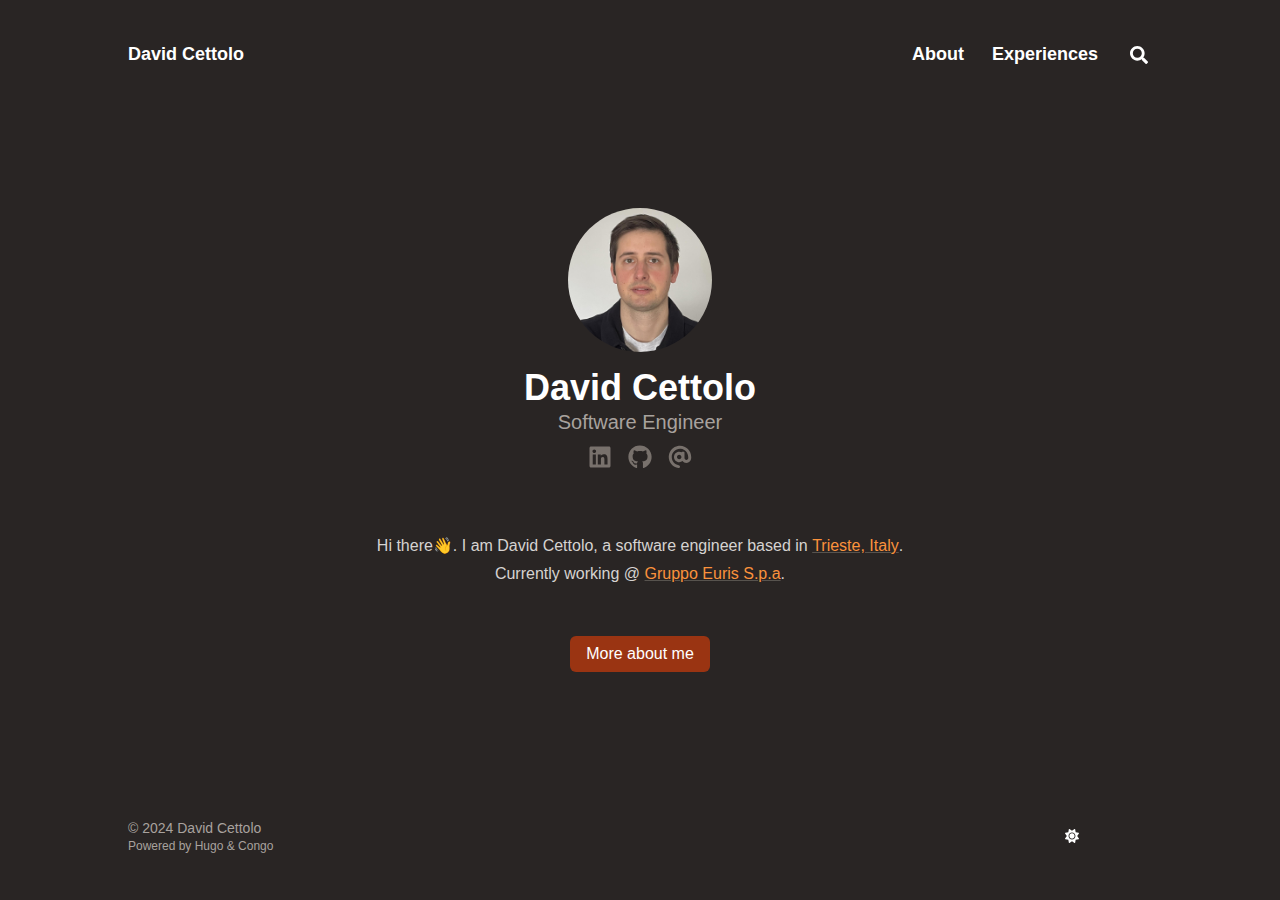
<file: index.html>
<!doctype html><html lang=en dir=ltr class=scroll-smooth data-default-appearance=dark data-auto-appearance=false><head><meta name=generator content="Hugo 0.122.0"><meta charset=utf-8><meta name=viewport content="width=device-width,initial-scale=1"><meta name=theme-color content="rgb(255,255,255)"><title>David Cettolo</title>
<meta name=title content="David Cettolo"><script type=text/javascript src=/js/appearance.min.022d0ebc3b46a335eb1c7ef79b7f2de143d7cd5156d433638592ef1ce5f8554e.js integrity="sha256-Ai0OvDtGozXrHH73m38t4UPXzVFW1DNjhZLvHOX4VU4="></script><link type=text/css rel=stylesheet href=/css/main.bundle.min.a178e88b87920b7754380eef95efa488ebfa4b712e72ee7bffcec2c96fceb4f9.css integrity="sha256-oXjoi4eSC3dUOA7vle+kiOv6S3Eucu57/87CyW/OtPk="><script defer type=text/javascript id=script-bundle src=/js/main.bundle.min.3e65ba677cf968d61cf23d2b11db62edf7e707ca988c4beaddbf78f818253f18.js integrity="sha256-PmW6Z3z5aNYc8j0rEdti7ffnB8qYjEvq3b94+BglPxg=" data-copy=Copy data-copied=Copied></script><meta name=description content="
      Home page David Cettolo
    "><link rel=canonical href=https://davidcettolo.com/><link rel=alternate type=application/rss+xml href=/index.xml title="David Cettolo"><link rel=alternate type=application/json href=/index.json title="David Cettolo"><link rel=apple-touch-icon sizes=180x180 href=/apple-touch-icon.png><link rel=icon type=image/png sizes=32x32 href=/favicon-32x32.png><link rel=icon type=image/png sizes=16x16 href=/favicon-16x16.png><link rel=manifest href=/site.webmanifest><meta property="og:title" content><meta property="og:description" content="Home page David Cettolo"><meta property="og:type" content="website"><meta property="og:url" content="https://davidcettolo.com/"><meta name=twitter:card content="summary"><meta name=twitter:title content><meta name=twitter:description content="Home page David Cettolo"><script type=application/ld+json>{"@context":"https://schema.org","@type":"WebSite","@id":"https:\/\/davidcettolo.com\/","name":"David Cettolo","description":"My awesome website","inLanguage":"en","url":"https:\/\/davidcettolo.com\/","publisher":{"@type":"Person","name":"David Cettolo"}}</script><meta name=author content="David Cettolo"><link href=https://linkedin.com/in/davidcettolo rel=me><link href=https://github.com/davidCett rel=me><link href=mailto:david.cettolo@gmail.com rel=me></head><body class="m-auto flex h-screen max-w-7xl flex-col bg-neutral px-6 text-lg leading-7 text-neutral-900 sm:px-14 md:px-24 lg:px-32 dark:bg-neutral-800 dark:text-neutral"><div id=the-top class="absolute flex self-center"><a class="-translate-y-8 rounded-b-lg bg-primary-200 px-3 py-1 text-sm focus:translate-y-0 dark:bg-neutral-600" href=#main-content><span class="pe-2 font-bold text-primary-600 dark:text-primary-400">&darr;</span>Skip to main content</a></div><header class="py-6 font-semibold text-neutral-900 print:hidden sm:py-10 dark:text-neutral"><nav class="flex items-start justify-between sm:items-center"><div class="z-40 flex flex-row items-center"><a class="decoration-primary-500 hover:underline hover:decoration-2 hover:underline-offset-2" rel=me href=/>David Cettolo</a></div><label id=menu-button for=menu-controller class="block sm:hidden"><input type=checkbox id=menu-controller class=hidden><div class="cursor-pointer hover:text-primary-600 dark:hover:text-primary-400"><span class="icon relative inline-block px-1 align-text-bottom"><svg xmlns="http://www.w3.org/2000/svg" viewBox="0 0 448 512"><path fill="currentcolor" d="M0 96C0 78.33 14.33 64 32 64H416c17.7.0 32 14.33 32 32 0 17.7-14.3 32-32 32H32C14.33 128 0 113.7.0 96zM0 256c0-17.7 14.33-32 32-32H416c17.7.0 32 14.3 32 32s-14.3 32-32 32H32c-17.67.0-32-14.3-32-32zM416 448H32c-17.67.0-32-14.3-32-32s14.33-32 32-32H416c17.7.0 32 14.3 32 32s-14.3 32-32 32z"/></svg></span></div><div id=menu-wrapper class="invisible fixed inset-0 z-30 m-auto h-full w-full cursor-default overflow-auto bg-neutral-100/50 opacity-0 backdrop-blur-sm transition-opacity dark:bg-neutral-900/50"><ul class="mx-auto flex w-full max-w-7xl list-none flex-col overflow-visible px-6 py-6 text-end sm:px-14 sm:py-10 sm:pt-10 md:px-24 lg:px-32"><li class=mb-1><span class="cursor-pointer hover:text-primary-600 dark:hover:text-primary-400"><span class="icon relative inline-block px-1 align-text-bottom"><svg xmlns="http://www.w3.org/2000/svg" viewBox="0 0 320 512"><path fill="currentcolor" d="M310.6 361.4c12.5 12.5 12.5 32.75.0 45.25C304.4 412.9 296.2 416 288 416s-16.38-3.125-22.62-9.375L160 301.3 54.63 406.6C48.38 412.9 40.19 416 32 416S15.63 412.9 9.375 406.6c-12.5-12.5-12.5-32.75.0-45.25l105.4-105.4L9.375 150.6c-12.5-12.5-12.5-32.75.0-45.25s32.75-12.5 45.25.0L160 210.8l105.4-105.4c12.5-12.5 32.75-12.5 45.25.0s12.5 32.75.0 45.25l-105.4 105.4L310.6 361.4z"/></svg></span></span></li><li class="group mb-1"><a href=/about/ title=About onclick=close_menu()><span class="decoration-primary-500 group-hover:underline group-hover:decoration-2 group-hover:underline-offset-2">About</span></a></li><li class="group mb-1"><a href=/experiences/ title=Experiences onclick=close_menu()><span class="decoration-primary-500 group-hover:underline group-hover:decoration-2 group-hover:underline-offset-2">Experiences</span></a></li><li class="group mb-1"><button id=search-button-1 title="Search (/)">
<span class="group-dark:hover:text-primary-400 transition-colors group-hover:text-primary-600"><span class="icon relative inline-block px-1 align-text-bottom"><svg aria-hidden="true" focusable="false" data-prefix="fas" data-icon="search" class="svg-inline--fa fa-search fa-w-16" role="img" xmlns="http://www.w3.org/2000/svg" viewBox="0 0 512 512"><path fill="currentcolor" d="M505 442.7 405.3 343c-4.5-4.5-10.6-7-17-7H372c27.6-35.3 44-79.7 44-128C416 93.1 322.9.0 208 0S0 93.1.0 208s93.1 208 208 208c48.3.0 92.7-16.4 128-44v16.3c0 6.4 2.5 12.5 7 17l99.7 99.7c9.4 9.4 24.6 9.4 33.9.0l28.3-28.3c9.4-9.4 9.4-24.6.1-34zM208 336c-70.7.0-128-57.2-128-128 0-70.7 57.2-128 128-128 70.7.0 128 57.2 128 128 0 70.7-57.2 128-128 128z"/></svg>
</span></span><span class="decoration-primary-500 group-hover:underline group-hover:decoration-2 group-hover:underline-offset-2"></span></button></li></ul></div></label><ul class="hidden list-none flex-row text-end sm:flex"><li class="group mb-1 sm:mb-0 sm:me-7 sm:last:me-0"><a href=/about/ title=About><span class="decoration-primary-500 group-hover:underline group-hover:decoration-2 group-hover:underline-offset-2">About</span></a></li><li class="group mb-1 sm:mb-0 sm:me-7 sm:last:me-0"><a href=/experiences/ title=Experiences><span class="decoration-primary-500 group-hover:underline group-hover:decoration-2 group-hover:underline-offset-2">Experiences</span></a></li><li class="group mb-1 sm:mb-0 sm:me-7 sm:last:me-0"><button id=search-button-2 title="Search (/)">
<span class="group-dark:hover:text-primary-400 transition-colors group-hover:text-primary-600"><span class="icon relative inline-block px-1 align-text-bottom"><svg aria-hidden="true" focusable="false" data-prefix="fas" data-icon="search" class="svg-inline--fa fa-search fa-w-16" role="img" xmlns="http://www.w3.org/2000/svg" viewBox="0 0 512 512"><path fill="currentcolor" d="M505 442.7 405.3 343c-4.5-4.5-10.6-7-17-7H372c27.6-35.3 44-79.7 44-128C416 93.1 322.9.0 208 0S0 93.1.0 208s93.1 208 208 208c48.3.0 92.7-16.4 128-44v16.3c0 6.4 2.5 12.5 7 17l99.7 99.7c9.4 9.4 24.6 9.4 33.9.0l28.3-28.3c9.4-9.4 9.4-24.6.1-34zM208 336c-70.7.0-128-57.2-128-128 0-70.7 57.2-128 128-128 70.7.0 128 57.2 128 128 0 70.7-57.2 128-128 128z"/></svg>
</span></span><span class="decoration-primary-500 group-hover:underline group-hover:decoration-2 group-hover:underline-offset-2"></span></button></li></ul></nav></header><div class="relative flex grow flex-col"><main id=main-content class=grow><article class="h-full
flex flex-col items-center justify-center text-center"><header class="mb-3 flex flex-col items-center"><picture class="mb-2 h-auto w-36 rounded-full"><img width=3024 height=3024 class="mb-2 h-auto w-36 rounded-full" alt="David Cettolo" loading=lazy decoding=async src=/img/profilo_hu017cbd2fcde62bd965653245cdc6d85c_1222821_660x0_resize_q75_box.jpg srcset="/img/profilo_hu017cbd2fcde62bd965653245cdc6d85c_1222821_330x0_resize_q75_box.jpg 330w,/img/profilo_hu017cbd2fcde62bd965653245cdc6d85c_1222821_660x0_resize_q75_box.jpg 660w
,/img/profilo_hu017cbd2fcde62bd965653245cdc6d85c_1222821_1024x0_resize_q75_box.jpg 1024w
,/img/profilo_hu017cbd2fcde62bd965653245cdc6d85c_1222821_1320x0_resize_q75_box.jpg 1320w" sizes=100vw></picture><h1 class="text-4xl font-extrabold">David Cettolo</h1><h2 class="text-xl text-neutral-500 dark:text-neutral-400">Software Engineer</h2><div class="mt-1 text-2xl"><div class="flex flex-wrap text-neutral-400 dark:text-neutral-500"><a class="px-1 transition-transform hover:scale-125 hover:text-primary-700 dark:hover:text-primary-400" style=will-change:transform href=https://linkedin.com/in/davidcettolo target=_blank aria-label=Linkedin rel="me noopener noreferrer"><span class="icon relative inline-block px-1 align-text-bottom"><svg xmlns="http://www.w3.org/2000/svg" viewBox="0 0 448 512"><path fill="currentcolor" d="M416 32H31.9C14.3 32 0 46.5.0 64.3v383.4C0 465.5 14.3 480 31.9 480H416c17.6.0 32-14.5 32-32.3V64.3c0-17.8-14.4-32.3-32-32.3zM135.4 416H69V202.2h66.5V416zm-33.2-243c-21.3.0-38.5-17.3-38.5-38.5S80.9 96 102.2 96c21.2.0 38.5 17.3 38.5 38.5.0 21.3-17.2 38.5-38.5 38.5zm282.1 243h-66.4V312c0-24.8-.5-56.7-34.5-56.7-34.6.0-39.9 27-39.9 54.9V416h-66.4V202.2h63.7v29.2h.9c8.9-16.8 30.6-34.5 62.9-34.5 67.2.0 79.7 44.3 79.7 101.9V416z"/></svg>
</span></a><a class="px-1 transition-transform hover:scale-125 hover:text-primary-700 dark:hover:text-primary-400" style=will-change:transform href=https://github.com/davidCett target=_blank aria-label=Github rel="me noopener noreferrer"><span class="icon relative inline-block px-1 align-text-bottom"><svg xmlns="http://www.w3.org/2000/svg" viewBox="0 0 496 512"><path fill="currentcolor" d="M165.9 397.4c0 2-2.3 3.6-5.2 3.6-3.3.3-5.6-1.3-5.6-3.6.0-2 2.3-3.6 5.2-3.6 3-.3 5.6 1.3 5.6 3.6zm-31.1-4.5c-.7 2 1.3 4.3 4.3 4.9 2.6 1 5.6.0 6.2-2s-1.3-4.3-4.3-5.2c-2.6-.7-5.5.3-6.2 2.3zm44.2-1.7c-2.9.7-4.9 2.6-4.6 4.9.3 2 2.9 3.3 5.9 2.6 2.9-.7 4.9-2.6 4.6-4.6-.3-1.9-3-3.2-5.9-2.9zM244.8 8C106.1 8 0 113.3.0 252c0 110.9 69.8 205.8 169.5 239.2 12.8 2.3 17.3-5.6 17.3-12.1.0-6.2-.3-40.4-.3-61.4.0.0-70 15-84.7-29.8.0.0-11.4-29.1-27.8-36.6.0.0-22.9-15.7 1.6-15.4.0.0 24.9 2 38.6 25.8 21.9 38.6 58.6 27.5 72.9 20.9 2.3-16 8.8-27.1 16-33.7-55.9-6.2-112.3-14.3-112.3-110.5.0-27.5 7.6-41.3 23.6-58.9-2.6-6.5-11.1-33.3 2.6-67.9 20.9-6.5 69 27 69 27 20-5.6 41.5-8.5 62.8-8.5s42.8 2.9 62.8 8.5c0 0 48.1-33.6 69-27 13.7 34.7 5.2 61.4 2.6 67.9 16 17.7 25.8 31.5 25.8 58.9.0 96.5-58.9 104.2-114.8 110.5 9.2 7.9 17 22.9 17 46.4.0 33.7-.3 75.4-.3 83.6.0 6.5 4.6 14.4 17.3 12.1C428.2 457.8 496 362.9 496 252 496 113.3 383.5 8 244.8 8zM97.2 352.9c-1.3 1-1 3.3.7 5.2 1.6 1.6 3.9 2.3 5.2 1 1.3-1 1-3.3-.7-5.2-1.6-1.6-3.9-2.3-5.2-1zm-10.8-8.1c-.7 1.3.3 2.9 2.3 3.9 1.6 1 3.6.7 4.3-.7.7-1.3-.3-2.9-2.3-3.9-2-.6-3.6-.3-4.3.7zm32.4 35.6c-1.6 1.3-1 4.3 1.3 6.2 2.3 2.3 5.2 2.6 6.5 1 1.3-1.3.7-4.3-1.3-6.2-2.2-2.3-5.2-2.6-6.5-1zm-11.4-14.7c-1.6 1-1.6 3.6.0 5.9 1.6 2.3 4.3 3.3 5.6 2.3 1.6-1.3 1.6-3.9.0-6.2-1.4-2.3-4-3.3-5.6-2z"/></svg>
</span></a><a class="px-1 transition-transform hover:scale-125 hover:text-primary-700 dark:hover:text-primary-400" style=will-change:transform href=mailto:david.cettolo@gmail.com target=_blank aria-label=Email rel="me noopener noreferrer"><span class="icon relative inline-block px-1 align-text-bottom"><svg xmlns="http://www.w3.org/2000/svg" viewBox="0 0 512 512"><path fill="currentcolor" d="M207.8 20.73c-93.45 18.32-168.7 93.66-187 187.1-27.64 140.9 68.65 266.2 199.1 285.1 19.01 2.888 36.17-12.26 36.17-31.49l1e-4-.6631c0-15.74-11.44-28.88-26.84-31.24-84.35-12.98-149.2-86.13-149.2-174.2.0-102.9 88.61-185.5 193.4-175.4 91.54 8.869 158.6 91.25 158.6 183.2v16.16c0 22.09-17.94 40.05-40 40.05s-40.01-17.96-40.01-40.05v-120.1c0-8.847-7.161-16.02-16.01-16.02l-31.98.0036c-7.299.0-13.2 4.992-15.12 11.68-24.85-12.15-54.24-16.38-86.06-5.106-38.75 13.73-68.12 48.91-73.72 89.64-9.483 69.01 43.81 128 110.9 128 26.44.0 50.43-9.544 69.59-24.88 24 31.3 65.23 48.69 109.4 37.49C465.2 369.3 496 324.1 495.1 277.2V256.3c0-149.2-133.9-265.632-287.3-235.57zM239.1 304.3c-26.47.0-48-21.56-48-48.05s21.53-48.05 48-48.05 48 21.56 48 48.05-20.6 48.05-48 48.05z"/></svg></span></a></div></div></header><section class="prose dark:prose-invert"><br><p>Hi there👋. I am David Cettolo, a software engineer based in
<a href="https://www.google.com/maps/place/Trieste,+Province+of+Trieste,+Italy/@45.6499624,13.7210459,11.5z/data=!4m6!3m5!1s0x477b6b06e4edf533:0x666a2484d4dd2b50!8m2!3d45.6495264!4d13.7768182!16zL20vMGZqc2w?entry=ttu" target=_blank rel=noreferrer>Trieste, Italy</a>.<br>Currently working @
<a href=https://www.euris.it/en/ target=_blank rel=noreferrer>Gruppo Euris S.p.a</a>.</p><br><a class="inline-block !rounded-md bg-primary-600 px-4 py-1 !text-neutral !no-underline hover:!bg-primary-500 dark:bg-primary-800 dark:hover:!bg-primary-700" href=/about/ target=_self role=button>More about me</a></section></article><section></section></main><footer class="py-10 print:hidden"><div class="flex items-center justify-between"><div><p class="text-sm text-neutral-500 dark:text-neutral-400">&copy;
2024
David Cettolo</p><p class="text-xs text-neutral-500 dark:text-neutral-400">Powered by <a class="hover:underline hover:decoration-primary-400 hover:text-primary-500" href=https://gohugo.io/ target=_blank rel="noopener noreferrer">Hugo</a> & <a class="hover:underline hover:decoration-primary-400 hover:text-primary-500" href=https://github.com/jpanther/congo target=_blank rel="noopener noreferrer">Congo</a></p></div><div class="flex flex-row items-center"><div class="me-14 cursor-pointer text-sm text-neutral-700 hover:text-primary-600 dark:text-neutral dark:hover:text-primary-400"><button id=appearance-switcher-0 type=button aria-label="appearance switcher"><div class="flex h-12 w-12 items-center justify-center dark:hidden" title="Switch to dark appearance"><span class="icon relative inline-block px-1 align-text-bottom"><svg xmlns="http://www.w3.org/2000/svg" viewBox="0 0 512 512"><path fill="currentcolor" d="M32 256C32 132.2 132.3 32 255.8 32c11.36.0 29.7 1.668 40.9 3.746 9.616 1.777 11.75 14.63 3.279 19.44C245 86.5 211.2 144.6 211.2 207.8c0 109.7 99.71 193 208.3 172.3 9.561-1.805 16.28 9.324 10.11 16.95C387.9 448.6 324.8 480 255.8 480 132.1 480 32 379.6 32 256z"/></svg></span></div><div class="hidden h-12 w-12 items-center justify-center dark:flex" title="Switch to light appearance"><span class="icon relative inline-block px-1 align-text-bottom"><svg xmlns="http://www.w3.org/2000/svg" viewBox="0 0 512 512"><path fill="currentcolor" d="M256 159.1c-53.02.0-95.1 42.98-95.1 95.1s41.2 96.9 95.1 96.9 95.1-42.98 95.1-95.1S309 159.1 256 159.1zM509.3 347l-63.2-91.9 63.15-91.01c6.332-9.125 1.104-21.74-9.826-23.72l-109-19.7-19.7-109c-1.975-10.93-14.59-16.16-23.72-9.824L256 65.89 164.1 2.736c-9.125-6.332-21.74-1.107-23.72 9.824L121.6 121.6 12.56 141.3C1.633 143.2-3.596 155.9 2.736 164.1L65.89 256 2.74 347.01c-6.332 9.125-1.105 21.74 9.824 23.72l109 19.7 19.7 109c1.975 10.93 14.59 16.16 23.72 9.824L256 446.1l91.01 63.15c9.127 6.334 21.75 1.107 23.72-9.822l19.7-109 109-19.7C510.4 368.8 515.6 356.1 509.3 347zM256 383.1c-70.69.0-127.1-57.31-127.1-127.1.0-70.69 57.31-127.1 127.1-127.1S383.1 186.2 383.1 256c0 70.7-56.4 127.1-127.1 127.1z"/></svg></span></div></button></div></div></div></footer><div id=search-wrapper class="invisible fixed inset-0 z-50 flex h-screen w-screen cursor-default flex-col bg-neutral-500/50 p-4 backdrop-blur-sm sm:p-6 md:p-[10vh] lg:p-[12vh] dark:bg-neutral-900/50" data-url=https://davidcettolo.com/><div id=search-modal class="top-20 mx-auto flex min-h-0 w-full max-w-3xl flex-col rounded-md border border-neutral-200 bg-neutral shadow-lg dark:border-neutral-700 dark:bg-neutral-800"><header class="relative z-10 flex flex-none items-center justify-between px-2"><form class="flex min-w-0 flex-auto items-center"><div class="flex h-8 w-8 items-center justify-center text-neutral-400"><span class="icon relative inline-block px-1 align-text-bottom"><svg aria-hidden="true" focusable="false" data-prefix="fas" data-icon="search" class="svg-inline--fa fa-search fa-w-16" role="img" xmlns="http://www.w3.org/2000/svg" viewBox="0 0 512 512"><path fill="currentcolor" d="M505 442.7 405.3 343c-4.5-4.5-10.6-7-17-7H372c27.6-35.3 44-79.7 44-128C416 93.1 322.9.0 208 0S0 93.1.0 208s93.1 208 208 208c48.3.0 92.7-16.4 128-44v16.3c0 6.4 2.5 12.5 7 17l99.7 99.7c9.4 9.4 24.6 9.4 33.9.0l28.3-28.3c9.4-9.4 9.4-24.6.1-34zM208 336c-70.7.0-128-57.2-128-128 0-70.7 57.2-128 128-128 70.7.0 128 57.2 128 128 0 70.7-57.2 128-128 128z"/></svg></span></div><input type=search id=search-query class="mx-1 flex h-12 flex-auto appearance-none bg-transparent focus:outline-dotted focus:outline-2 focus:outline-transparent" placeholder=Search tabindex=0></form><button id=close-search-button class="flex h-8 w-8 items-center justify-center text-neutral-700 hover:text-primary-600 dark:text-neutral dark:hover:text-primary-400" title="Close (Esc)">
<span class="icon relative inline-block px-1 align-text-bottom"><svg xmlns="http://www.w3.org/2000/svg" viewBox="0 0 320 512"><path fill="currentcolor" d="M310.6 361.4c12.5 12.5 12.5 32.75.0 45.25C304.4 412.9 296.2 416 288 416s-16.38-3.125-22.62-9.375L160 301.3 54.63 406.6C48.38 412.9 40.19 416 32 416S15.63 412.9 9.375 406.6c-12.5-12.5-12.5-32.75.0-45.25l105.4-105.4L9.375 150.6c-12.5-12.5-12.5-32.75.0-45.25s32.75-12.5 45.25.0L160 210.8l105.4-105.4c12.5-12.5 32.75-12.5 45.25.0s12.5 32.75.0 45.25l-105.4 105.4L310.6 361.4z"/></svg></span></button></header><section class="flex-auto overflow-auto px-2"><ul id=search-results></ul></section></div></div></div></body></html>
</file>
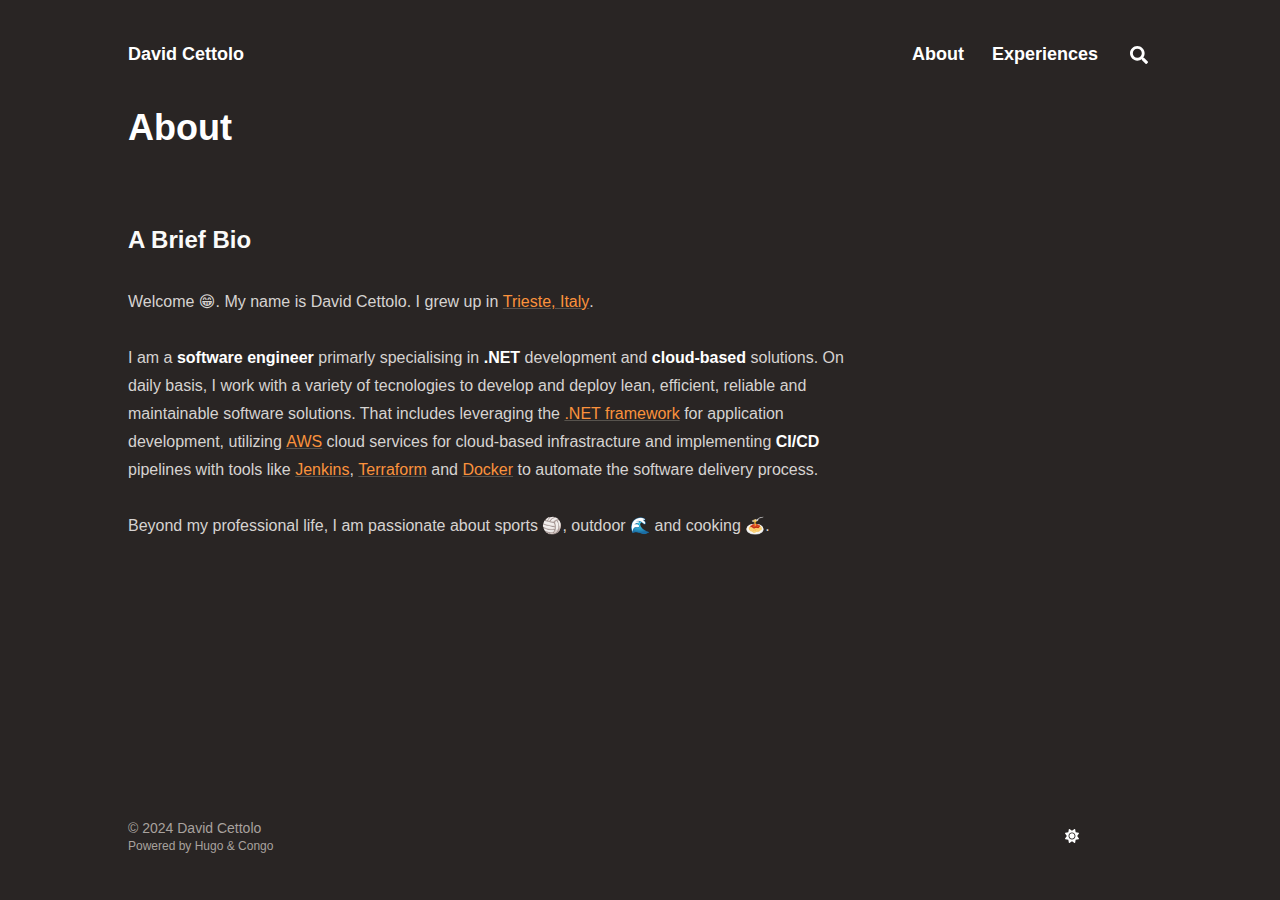
<file: about/index.html>
<!doctype html><html lang=en dir=ltr class=scroll-smooth data-default-appearance=dark data-auto-appearance=false><head><meta charset=utf-8><meta name=viewport content="width=device-width,initial-scale=1"><meta name=theme-color content="rgb(255,255,255)"><title>About &#183; David Cettolo</title>
<meta name=title content="About &#183; David Cettolo"><script type=text/javascript src=/js/appearance.min.022d0ebc3b46a335eb1c7ef79b7f2de143d7cd5156d433638592ef1ce5f8554e.js integrity="sha256-Ai0OvDtGozXrHH73m38t4UPXzVFW1DNjhZLvHOX4VU4="></script><link type=text/css rel=stylesheet href=/css/main.bundle.min.a178e88b87920b7754380eef95efa488ebfa4b712e72ee7bffcec2c96fceb4f9.css integrity="sha256-oXjoi4eSC3dUOA7vle+kiOv6S3Eucu57/87CyW/OtPk="><script defer type=text/javascript id=script-bundle src=/js/main.bundle.min.3e65ba677cf968d61cf23d2b11db62edf7e707ca988c4beaddbf78f818253f18.js integrity="sha256-PmW6Z3z5aNYc8j0rEdti7ffnB8qYjEvq3b94+BglPxg=" data-copy=Copy data-copied=Copied></script><meta name=description content="
      David Cettolo is a sowftware engineer.
    "><meta name=keywords content="David Cettolo,Software engineer,.NET,About,Trieste"><link rel=canonical href=https://davidcettolo.com/about/><link rel=apple-touch-icon sizes=180x180 href=/apple-touch-icon.png><link rel=icon type=image/png sizes=32x32 href=/favicon-32x32.png><link rel=icon type=image/png sizes=16x16 href=/favicon-16x16.png><link rel=manifest href=/site.webmanifest><meta property="og:title" content="About"><meta property="og:description" content="David Cettolo is a sowftware engineer."><meta property="og:type" content="article"><meta property="og:url" content="https://davidcettolo.com/about/"><meta property="article:section" content><meta name=twitter:card content="summary"><meta name=twitter:title content="About"><meta name=twitter:description content="David Cettolo is a sowftware engineer."><script type=application/ld+json>{"@context":"https://schema.org","@type":"Article","articleSection":"","name":"About","headline":"About","description":"David Cettolo is a sowftware engineer.","inLanguage":"en","url":"https:\/\/davidcettolo.com\/about\/","author":{"@type":"Person","name":"David Cettolo"},"keywords":["David Cettolo","Software engineer",".NET","About","Trieste"],"mainEntityOfPage":"true","wordCount":"98"}</script><meta name=author content="David Cettolo"><link href=https://linkedin.com/in/davidcettolo rel=me><link href=https://github.com/davidCett rel=me><link href=mailto:david.cettolo@gmail.com rel=me></head><body class="m-auto flex h-screen max-w-7xl flex-col bg-neutral px-6 text-lg leading-7 text-neutral-900 sm:px-14 md:px-24 lg:px-32 dark:bg-neutral-800 dark:text-neutral"><div id=the-top class="absolute flex self-center"><a class="-translate-y-8 rounded-b-lg bg-primary-200 px-3 py-1 text-sm focus:translate-y-0 dark:bg-neutral-600" href=#main-content><span class="pe-2 font-bold text-primary-600 dark:text-primary-400">&darr;</span>Skip to main content</a></div><header class="py-6 font-semibold text-neutral-900 print:hidden sm:py-10 dark:text-neutral"><nav class="flex items-start justify-between sm:items-center"><div class="z-40 flex flex-row items-center"><a class="decoration-primary-500 hover:underline hover:decoration-2 hover:underline-offset-2" rel=me href=/>David Cettolo</a></div><label id=menu-button for=menu-controller class="block sm:hidden"><input type=checkbox id=menu-controller class=hidden><div class="cursor-pointer hover:text-primary-600 dark:hover:text-primary-400"><span class="icon relative inline-block px-1 align-text-bottom"><svg xmlns="http://www.w3.org/2000/svg" viewBox="0 0 448 512"><path fill="currentcolor" d="M0 96C0 78.33 14.33 64 32 64H416c17.7.0 32 14.33 32 32 0 17.7-14.3 32-32 32H32C14.33 128 0 113.7.0 96zM0 256c0-17.7 14.33-32 32-32H416c17.7.0 32 14.3 32 32s-14.3 32-32 32H32c-17.67.0-32-14.3-32-32zM416 448H32c-17.67.0-32-14.3-32-32s14.33-32 32-32H416c17.7.0 32 14.3 32 32s-14.3 32-32 32z"/></svg></span></div><div id=menu-wrapper class="invisible fixed inset-0 z-30 m-auto h-full w-full cursor-default overflow-auto bg-neutral-100/50 opacity-0 backdrop-blur-sm transition-opacity dark:bg-neutral-900/50"><ul class="mx-auto flex w-full max-w-7xl list-none flex-col overflow-visible px-6 py-6 text-end sm:px-14 sm:py-10 sm:pt-10 md:px-24 lg:px-32"><li class=mb-1><span class="cursor-pointer hover:text-primary-600 dark:hover:text-primary-400"><span class="icon relative inline-block px-1 align-text-bottom"><svg xmlns="http://www.w3.org/2000/svg" viewBox="0 0 320 512"><path fill="currentcolor" d="M310.6 361.4c12.5 12.5 12.5 32.75.0 45.25C304.4 412.9 296.2 416 288 416s-16.38-3.125-22.62-9.375L160 301.3 54.63 406.6C48.38 412.9 40.19 416 32 416S15.63 412.9 9.375 406.6c-12.5-12.5-12.5-32.75.0-45.25l105.4-105.4L9.375 150.6c-12.5-12.5-12.5-32.75.0-45.25s32.75-12.5 45.25.0L160 210.8l105.4-105.4c12.5-12.5 32.75-12.5 45.25.0s12.5 32.75.0 45.25l-105.4 105.4L310.6 361.4z"/></svg></span></span></li><li class="group mb-1"><a href=/about/ title=About onclick=close_menu()><span class="decoration-primary-500 group-hover:underline group-hover:decoration-2 group-hover:underline-offset-2">About</span></a></li><li class="group mb-1"><a href=/experiences/ title=Experiences onclick=close_menu()><span class="decoration-primary-500 group-hover:underline group-hover:decoration-2 group-hover:underline-offset-2">Experiences</span></a></li><li class="group mb-1"><button id=search-button-1 title="Search (/)">
<span class="group-dark:hover:text-primary-400 transition-colors group-hover:text-primary-600"><span class="icon relative inline-block px-1 align-text-bottom"><svg aria-hidden="true" focusable="false" data-prefix="fas" data-icon="search" class="svg-inline--fa fa-search fa-w-16" role="img" xmlns="http://www.w3.org/2000/svg" viewBox="0 0 512 512"><path fill="currentcolor" d="M505 442.7 405.3 343c-4.5-4.5-10.6-7-17-7H372c27.6-35.3 44-79.7 44-128C416 93.1 322.9.0 208 0S0 93.1.0 208s93.1 208 208 208c48.3.0 92.7-16.4 128-44v16.3c0 6.4 2.5 12.5 7 17l99.7 99.7c9.4 9.4 24.6 9.4 33.9.0l28.3-28.3c9.4-9.4 9.4-24.6.1-34zM208 336c-70.7.0-128-57.2-128-128 0-70.7 57.2-128 128-128 70.7.0 128 57.2 128 128 0 70.7-57.2 128-128 128z"/></svg>
</span></span><span class="decoration-primary-500 group-hover:underline group-hover:decoration-2 group-hover:underline-offset-2"></span></button></li></ul></div></label><ul class="hidden list-none flex-row text-end sm:flex"><li class="group mb-1 sm:mb-0 sm:me-7 sm:last:me-0"><a href=/about/ title=About><span class="decoration-primary-500 group-hover:underline group-hover:decoration-2 group-hover:underline-offset-2">About</span></a></li><li class="group mb-1 sm:mb-0 sm:me-7 sm:last:me-0"><a href=/experiences/ title=Experiences><span class="decoration-primary-500 group-hover:underline group-hover:decoration-2 group-hover:underline-offset-2">Experiences</span></a></li><li class="group mb-1 sm:mb-0 sm:me-7 sm:last:me-0"><button id=search-button-2 title="Search (/)">
<span class="group-dark:hover:text-primary-400 transition-colors group-hover:text-primary-600"><span class="icon relative inline-block px-1 align-text-bottom"><svg aria-hidden="true" focusable="false" data-prefix="fas" data-icon="search" class="svg-inline--fa fa-search fa-w-16" role="img" xmlns="http://www.w3.org/2000/svg" viewBox="0 0 512 512"><path fill="currentcolor" d="M505 442.7 405.3 343c-4.5-4.5-10.6-7-17-7H372c27.6-35.3 44-79.7 44-128C416 93.1 322.9.0 208 0S0 93.1.0 208s93.1 208 208 208c48.3.0 92.7-16.4 128-44v16.3c0 6.4 2.5 12.5 7 17l99.7 99.7c9.4 9.4 24.6 9.4 33.9.0l28.3-28.3c9.4-9.4 9.4-24.6.1-34zM208 336c-70.7.0-128-57.2-128-128 0-70.7 57.2-128 128-128 70.7.0 128 57.2 128 128 0 70.7-57.2 128-128 128z"/></svg>
</span></span><span class="decoration-primary-500 group-hover:underline group-hover:decoration-2 group-hover:underline-offset-2"></span></button></li></ul></nav></header><div class="relative flex grow flex-col"><main id=main-content class=grow><article><header class=max-w-prose><ol class="text-sm text-neutral-500 print:hidden dark:text-neutral-400"><li class="hidden inline"><a class="dark:underline-neutral-600 decoration-neutral-300 hover:underline" href=/></a><span class="px-1 text-primary-500">/</span></li><li class="hidden inline"><a class="dark:underline-neutral-600 decoration-neutral-300 hover:underline" href=/about/>About</a><span class="px-1 text-primary-500">/</span></li></ol><h1 class="mt-0 text-4xl font-extrabold text-neutral-900 dark:text-neutral">About</h1></header><section class="prose mt-0 flex max-w-full flex-col dark:prose-invert lg:flex-row"><div class="min-h-0 min-w-0 max-w-prose grow"><br><h2 id=a-brief-bio class="relative group">A Brief Bio</h2><h1 id=heading class="relative group"></h1><p>Welcome 😁. My name is David Cettolo. I grew up in
<a href="https://www.google.com/maps/place/Trieste,+Province+of+Trieste,+Italy/@45.6499624,13.7210459,11.5z/data=!4m6!3m5!1s0x477b6b06e4edf533:0x666a2484d4dd2b50!8m2!3d45.6495264!4d13.7768182!16zL20vMGZqc2w?entry=ttu" target=_blank rel=noreferrer>Trieste, Italy</a>.<br><br>I am a <strong>software engineer</strong> primarly specialising in <strong>.NET</strong> development and <strong>cloud-based</strong> solutions. On daily basis, I work with a variety of tecnologies to develop and deploy
lean, efficient, reliable and maintainable software solutions. That includes leveraging the
<a href=https://dotnet.microsoft.com/en-us/ target=_blank rel=noreferrer>.NET framework</a> for application development, utilizing
<a href="https://aws.amazon.com/?nc2=h_lg" target=_blank rel=noreferrer>AWS</a> cloud services for cloud-based infrastracture and implementing <strong>CI/CD</strong> pipelines with tools like
<a href=https://www.jenkins.io/ target=_blank rel=noreferrer>Jenkins</a>,
<a href=https://www.terraform.io/ target=_blank rel=noreferrer>Terraform</a> and
<a href=https://www.docker.com/ target=_blank rel=noreferrer>Docker</a> to automate the software delivery process.<br><br>Beyond my professional life, I am passionate about sports 🏐, outdoor 🌊 and cooking 🍝.</p></div></section><footer class="max-w-prose pt-8 print:hidden"></footer></article></main><footer class="py-10 print:hidden"><div class="flex items-center justify-between"><div><p class="text-sm text-neutral-500 dark:text-neutral-400">&copy;
2024
David Cettolo</p><p class="text-xs text-neutral-500 dark:text-neutral-400">Powered by <a class="hover:underline hover:decoration-primary-400 hover:text-primary-500" href=https://gohugo.io/ target=_blank rel="noopener noreferrer">Hugo</a> & <a class="hover:underline hover:decoration-primary-400 hover:text-primary-500" href=https://github.com/jpanther/congo target=_blank rel="noopener noreferrer">Congo</a></p></div><div class="flex flex-row items-center"><div class="me-14 cursor-pointer text-sm text-neutral-700 hover:text-primary-600 dark:text-neutral dark:hover:text-primary-400"><button id=appearance-switcher-0 type=button aria-label="appearance switcher"><div class="flex h-12 w-12 items-center justify-center dark:hidden" title="Switch to dark appearance"><span class="icon relative inline-block px-1 align-text-bottom"><svg xmlns="http://www.w3.org/2000/svg" viewBox="0 0 512 512"><path fill="currentcolor" d="M32 256C32 132.2 132.3 32 255.8 32c11.36.0 29.7 1.668 40.9 3.746 9.616 1.777 11.75 14.63 3.279 19.44C245 86.5 211.2 144.6 211.2 207.8c0 109.7 99.71 193 208.3 172.3 9.561-1.805 16.28 9.324 10.11 16.95C387.9 448.6 324.8 480 255.8 480 132.1 480 32 379.6 32 256z"/></svg></span></div><div class="hidden h-12 w-12 items-center justify-center dark:flex" title="Switch to light appearance"><span class="icon relative inline-block px-1 align-text-bottom"><svg xmlns="http://www.w3.org/2000/svg" viewBox="0 0 512 512"><path fill="currentcolor" d="M256 159.1c-53.02.0-95.1 42.98-95.1 95.1s41.2 96.9 95.1 96.9 95.1-42.98 95.1-95.1S309 159.1 256 159.1zM509.3 347l-63.2-91.9 63.15-91.01c6.332-9.125 1.104-21.74-9.826-23.72l-109-19.7-19.7-109c-1.975-10.93-14.59-16.16-23.72-9.824L256 65.89 164.1 2.736c-9.125-6.332-21.74-1.107-23.72 9.824L121.6 121.6 12.56 141.3C1.633 143.2-3.596 155.9 2.736 164.1L65.89 256 2.74 347.01c-6.332 9.125-1.105 21.74 9.824 23.72l109 19.7 19.7 109c1.975 10.93 14.59 16.16 23.72 9.824L256 446.1l91.01 63.15c9.127 6.334 21.75 1.107 23.72-9.822l19.7-109 109-19.7C510.4 368.8 515.6 356.1 509.3 347zM256 383.1c-70.69.0-127.1-57.31-127.1-127.1.0-70.69 57.31-127.1 127.1-127.1S383.1 186.2 383.1 256c0 70.7-56.4 127.1-127.1 127.1z"/></svg></span></div></button></div></div></div></footer><div id=search-wrapper class="invisible fixed inset-0 z-50 flex h-screen w-screen cursor-default flex-col bg-neutral-500/50 p-4 backdrop-blur-sm sm:p-6 md:p-[10vh] lg:p-[12vh] dark:bg-neutral-900/50" data-url=https://davidcettolo.com/><div id=search-modal class="top-20 mx-auto flex min-h-0 w-full max-w-3xl flex-col rounded-md border border-neutral-200 bg-neutral shadow-lg dark:border-neutral-700 dark:bg-neutral-800"><header class="relative z-10 flex flex-none items-center justify-between px-2"><form class="flex min-w-0 flex-auto items-center"><div class="flex h-8 w-8 items-center justify-center text-neutral-400"><span class="icon relative inline-block px-1 align-text-bottom"><svg aria-hidden="true" focusable="false" data-prefix="fas" data-icon="search" class="svg-inline--fa fa-search fa-w-16" role="img" xmlns="http://www.w3.org/2000/svg" viewBox="0 0 512 512"><path fill="currentcolor" d="M505 442.7 405.3 343c-4.5-4.5-10.6-7-17-7H372c27.6-35.3 44-79.7 44-128C416 93.1 322.9.0 208 0S0 93.1.0 208s93.1 208 208 208c48.3.0 92.7-16.4 128-44v16.3c0 6.4 2.5 12.5 7 17l99.7 99.7c9.4 9.4 24.6 9.4 33.9.0l28.3-28.3c9.4-9.4 9.4-24.6.1-34zM208 336c-70.7.0-128-57.2-128-128 0-70.7 57.2-128 128-128 70.7.0 128 57.2 128 128 0 70.7-57.2 128-128 128z"/></svg></span></div><input type=search id=search-query class="mx-1 flex h-12 flex-auto appearance-none bg-transparent focus:outline-dotted focus:outline-2 focus:outline-transparent" placeholder=Search tabindex=0></form><button id=close-search-button class="flex h-8 w-8 items-center justify-center text-neutral-700 hover:text-primary-600 dark:text-neutral dark:hover:text-primary-400" title="Close (Esc)">
<span class="icon relative inline-block px-1 align-text-bottom"><svg xmlns="http://www.w3.org/2000/svg" viewBox="0 0 320 512"><path fill="currentcolor" d="M310.6 361.4c12.5 12.5 12.5 32.75.0 45.25C304.4 412.9 296.2 416 288 416s-16.38-3.125-22.62-9.375L160 301.3 54.63 406.6C48.38 412.9 40.19 416 32 416S15.63 412.9 9.375 406.6c-12.5-12.5-12.5-32.75.0-45.25l105.4-105.4L9.375 150.6c-12.5-12.5-12.5-32.75.0-45.25s32.75-12.5 45.25.0L160 210.8l105.4-105.4c12.5-12.5 32.75-12.5 45.25.0s12.5 32.75.0 45.25l-105.4 105.4L310.6 361.4z"/></svg></span></button></header><section class="flex-auto overflow-auto px-2"><ul id=search-results></ul></section></div></div></div></body></html>
</file>
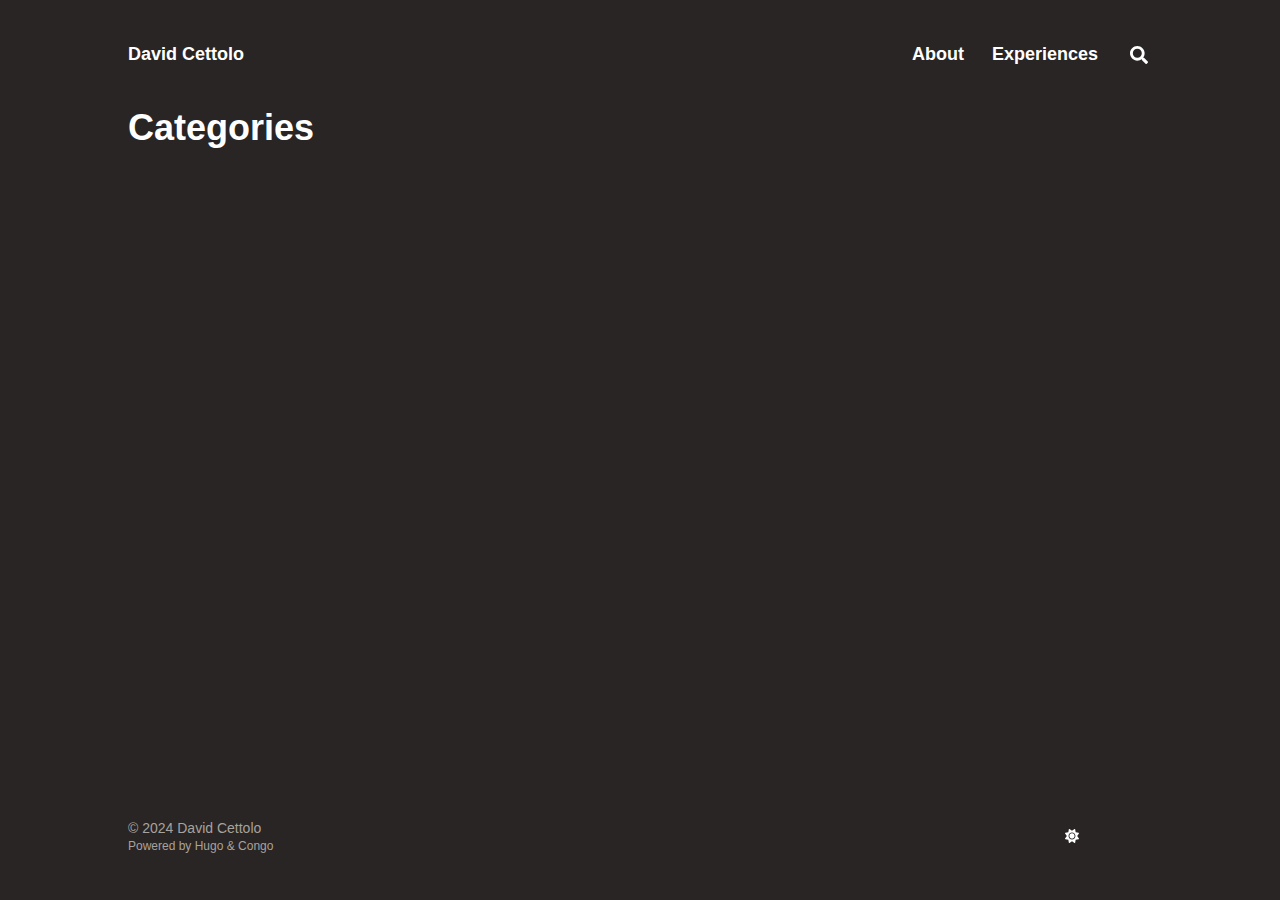
<file: categories/index.html>
<!doctype html><html lang=en dir=ltr class=scroll-smooth data-default-appearance=dark data-auto-appearance=false><head><meta charset=utf-8><meta name=viewport content="width=device-width,initial-scale=1"><meta name=theme-color content="rgb(255,255,255)"><title>Categories &#183; David Cettolo</title>
<meta name=title content="Categories &#183; David Cettolo"><script type=text/javascript src=/js/appearance.min.022d0ebc3b46a335eb1c7ef79b7f2de143d7cd5156d433638592ef1ce5f8554e.js integrity="sha256-Ai0OvDtGozXrHH73m38t4UPXzVFW1DNjhZLvHOX4VU4="></script><link type=text/css rel=stylesheet href=/css/main.bundle.min.a178e88b87920b7754380eef95efa488ebfa4b712e72ee7bffcec2c96fceb4f9.css integrity="sha256-oXjoi4eSC3dUOA7vle+kiOv6S3Eucu57/87CyW/OtPk="><script defer type=text/javascript id=script-bundle src=/js/main.bundle.min.3e65ba677cf968d61cf23d2b11db62edf7e707ca988c4beaddbf78f818253f18.js integrity="sha256-PmW6Z3z5aNYc8j0rEdti7ffnB8qYjEvq3b94+BglPxg=" data-copy=Copy data-copied=Copied></script><meta name=description content="
      
        My awesome website
      
    "><link rel=canonical href=https://davidcettolo.com/categories/><link rel=alternate type=application/rss+xml href=/categories/index.xml title="David Cettolo"><link rel=apple-touch-icon sizes=180x180 href=/apple-touch-icon.png><link rel=icon type=image/png sizes=32x32 href=/favicon-32x32.png><link rel=icon type=image/png sizes=16x16 href=/favicon-16x16.png><link rel=manifest href=/site.webmanifest><meta property="og:title" content="Categories"><meta property="og:description" content="My awesome website"><meta property="og:type" content="website"><meta property="og:url" content="https://davidcettolo.com/categories/"><meta name=twitter:card content="summary"><meta name=twitter:title content="Categories"><meta name=twitter:description content="My awesome website"><meta name=author content="David Cettolo"><link href=https://linkedin.com/in/davidcettolo rel=me><link href=https://github.com/davidCett rel=me><link href=mailto:david.cettolo@gmail.com rel=me></head><body class="m-auto flex h-screen max-w-7xl flex-col bg-neutral px-6 text-lg leading-7 text-neutral-900 sm:px-14 md:px-24 lg:px-32 dark:bg-neutral-800 dark:text-neutral"><div id=the-top class="absolute flex self-center"><a class="-translate-y-8 rounded-b-lg bg-primary-200 px-3 py-1 text-sm focus:translate-y-0 dark:bg-neutral-600" href=#main-content><span class="pe-2 font-bold text-primary-600 dark:text-primary-400">&darr;</span>Skip to main content</a></div><header class="py-6 font-semibold text-neutral-900 print:hidden sm:py-10 dark:text-neutral"><nav class="flex items-start justify-between sm:items-center"><div class="z-40 flex flex-row items-center"><a class="decoration-primary-500 hover:underline hover:decoration-2 hover:underline-offset-2" rel=me href=/>David Cettolo</a></div><label id=menu-button for=menu-controller class="block sm:hidden"><input type=checkbox id=menu-controller class=hidden><div class="cursor-pointer hover:text-primary-600 dark:hover:text-primary-400"><span class="icon relative inline-block px-1 align-text-bottom"><svg xmlns="http://www.w3.org/2000/svg" viewBox="0 0 448 512"><path fill="currentcolor" d="M0 96C0 78.33 14.33 64 32 64H416c17.7.0 32 14.33 32 32 0 17.7-14.3 32-32 32H32C14.33 128 0 113.7.0 96zM0 256c0-17.7 14.33-32 32-32H416c17.7.0 32 14.3 32 32s-14.3 32-32 32H32c-17.67.0-32-14.3-32-32zM416 448H32c-17.67.0-32-14.3-32-32s14.33-32 32-32H416c17.7.0 32 14.3 32 32s-14.3 32-32 32z"/></svg></span></div><div id=menu-wrapper class="invisible fixed inset-0 z-30 m-auto h-full w-full cursor-default overflow-auto bg-neutral-100/50 opacity-0 backdrop-blur-sm transition-opacity dark:bg-neutral-900/50"><ul class="mx-auto flex w-full max-w-7xl list-none flex-col overflow-visible px-6 py-6 text-end sm:px-14 sm:py-10 sm:pt-10 md:px-24 lg:px-32"><li class=mb-1><span class="cursor-pointer hover:text-primary-600 dark:hover:text-primary-400"><span class="icon relative inline-block px-1 align-text-bottom"><svg xmlns="http://www.w3.org/2000/svg" viewBox="0 0 320 512"><path fill="currentcolor" d="M310.6 361.4c12.5 12.5 12.5 32.75.0 45.25C304.4 412.9 296.2 416 288 416s-16.38-3.125-22.62-9.375L160 301.3 54.63 406.6C48.38 412.9 40.19 416 32 416S15.63 412.9 9.375 406.6c-12.5-12.5-12.5-32.75.0-45.25l105.4-105.4L9.375 150.6c-12.5-12.5-12.5-32.75.0-45.25s32.75-12.5 45.25.0L160 210.8l105.4-105.4c12.5-12.5 32.75-12.5 45.25.0s12.5 32.75.0 45.25l-105.4 105.4L310.6 361.4z"/></svg></span></span></li><li class="group mb-1"><a href=/about/ title=About onclick=close_menu()><span class="decoration-primary-500 group-hover:underline group-hover:decoration-2 group-hover:underline-offset-2">About</span></a></li><li class="group mb-1"><a href=/experiences/ title=Experiences onclick=close_menu()><span class="decoration-primary-500 group-hover:underline group-hover:decoration-2 group-hover:underline-offset-2">Experiences</span></a></li><li class="group mb-1"><button id=search-button-1 title="Search (/)">
<span class="group-dark:hover:text-primary-400 transition-colors group-hover:text-primary-600"><span class="icon relative inline-block px-1 align-text-bottom"><svg aria-hidden="true" focusable="false" data-prefix="fas" data-icon="search" class="svg-inline--fa fa-search fa-w-16" role="img" xmlns="http://www.w3.org/2000/svg" viewBox="0 0 512 512"><path fill="currentcolor" d="M505 442.7 405.3 343c-4.5-4.5-10.6-7-17-7H372c27.6-35.3 44-79.7 44-128C416 93.1 322.9.0 208 0S0 93.1.0 208s93.1 208 208 208c48.3.0 92.7-16.4 128-44v16.3c0 6.4 2.5 12.5 7 17l99.7 99.7c9.4 9.4 24.6 9.4 33.9.0l28.3-28.3c9.4-9.4 9.4-24.6.1-34zM208 336c-70.7.0-128-57.2-128-128 0-70.7 57.2-128 128-128 70.7.0 128 57.2 128 128 0 70.7-57.2 128-128 128z"/></svg>
</span></span><span class="decoration-primary-500 group-hover:underline group-hover:decoration-2 group-hover:underline-offset-2"></span></button></li></ul></div></label><ul class="hidden list-none flex-row text-end sm:flex"><li class="group mb-1 sm:mb-0 sm:me-7 sm:last:me-0"><a href=/about/ title=About><span class="decoration-primary-500 group-hover:underline group-hover:decoration-2 group-hover:underline-offset-2">About</span></a></li><li class="group mb-1 sm:mb-0 sm:me-7 sm:last:me-0"><a href=/experiences/ title=Experiences><span class="decoration-primary-500 group-hover:underline group-hover:decoration-2 group-hover:underline-offset-2">Experiences</span></a></li><li class="group mb-1 sm:mb-0 sm:me-7 sm:last:me-0"><button id=search-button-2 title="Search (/)">
<span class="group-dark:hover:text-primary-400 transition-colors group-hover:text-primary-600"><span class="icon relative inline-block px-1 align-text-bottom"><svg aria-hidden="true" focusable="false" data-prefix="fas" data-icon="search" class="svg-inline--fa fa-search fa-w-16" role="img" xmlns="http://www.w3.org/2000/svg" viewBox="0 0 512 512"><path fill="currentcolor" d="M505 442.7 405.3 343c-4.5-4.5-10.6-7-17-7H372c27.6-35.3 44-79.7 44-128C416 93.1 322.9.0 208 0S0 93.1.0 208s93.1 208 208 208c48.3.0 92.7-16.4 128-44v16.3c0 6.4 2.5 12.5 7 17l99.7 99.7c9.4 9.4 24.6 9.4 33.9.0l28.3-28.3c9.4-9.4 9.4-24.6.1-34zM208 336c-70.7.0-128-57.2-128-128 0-70.7 57.2-128 128-128 70.7.0 128 57.2 128 128 0 70.7-57.2 128-128 128z"/></svg>
</span></span><span class="decoration-primary-500 group-hover:underline group-hover:decoration-2 group-hover:underline-offset-2"></span></button></li></ul></nav></header><div class="relative flex grow flex-col"><main id=main-content class=grow><header><ol class="text-sm text-neutral-500 print:hidden dark:text-neutral-400"><li class="hidden inline"><a class="dark:underline-neutral-600 decoration-neutral-300 hover:underline" href=/></a><span class="px-1 text-primary-500">/</span></li><li class="hidden inline"><a class="dark:underline-neutral-600 decoration-neutral-300 hover:underline" href=/categories/>Categories</a><span class="px-1 text-primary-500">/</span></li></ol><h1 class="mt-0 text-4xl font-extrabold text-neutral-900 dark:text-neutral">Categories</h1></header><section class="-mx-2 flex flex-wrap overflow-hidden"></section></main><footer class="py-10 print:hidden"><div class="flex items-center justify-between"><div><p class="text-sm text-neutral-500 dark:text-neutral-400">&copy;
2024
David Cettolo</p><p class="text-xs text-neutral-500 dark:text-neutral-400">Powered by <a class="hover:underline hover:decoration-primary-400 hover:text-primary-500" href=https://gohugo.io/ target=_blank rel="noopener noreferrer">Hugo</a> & <a class="hover:underline hover:decoration-primary-400 hover:text-primary-500" href=https://github.com/jpanther/congo target=_blank rel="noopener noreferrer">Congo</a></p></div><div class="flex flex-row items-center"><div class="me-14 cursor-pointer text-sm text-neutral-700 hover:text-primary-600 dark:text-neutral dark:hover:text-primary-400"><button id=appearance-switcher-0 type=button aria-label="appearance switcher"><div class="flex h-12 w-12 items-center justify-center dark:hidden" title="Switch to dark appearance"><span class="icon relative inline-block px-1 align-text-bottom"><svg xmlns="http://www.w3.org/2000/svg" viewBox="0 0 512 512"><path fill="currentcolor" d="M32 256C32 132.2 132.3 32 255.8 32c11.36.0 29.7 1.668 40.9 3.746 9.616 1.777 11.75 14.63 3.279 19.44C245 86.5 211.2 144.6 211.2 207.8c0 109.7 99.71 193 208.3 172.3 9.561-1.805 16.28 9.324 10.11 16.95C387.9 448.6 324.8 480 255.8 480 132.1 480 32 379.6 32 256z"/></svg></span></div><div class="hidden h-12 w-12 items-center justify-center dark:flex" title="Switch to light appearance"><span class="icon relative inline-block px-1 align-text-bottom"><svg xmlns="http://www.w3.org/2000/svg" viewBox="0 0 512 512"><path fill="currentcolor" d="M256 159.1c-53.02.0-95.1 42.98-95.1 95.1s41.2 96.9 95.1 96.9 95.1-42.98 95.1-95.1S309 159.1 256 159.1zM509.3 347l-63.2-91.9 63.15-91.01c6.332-9.125 1.104-21.74-9.826-23.72l-109-19.7-19.7-109c-1.975-10.93-14.59-16.16-23.72-9.824L256 65.89 164.1 2.736c-9.125-6.332-21.74-1.107-23.72 9.824L121.6 121.6 12.56 141.3C1.633 143.2-3.596 155.9 2.736 164.1L65.89 256 2.74 347.01c-6.332 9.125-1.105 21.74 9.824 23.72l109 19.7 19.7 109c1.975 10.93 14.59 16.16 23.72 9.824L256 446.1l91.01 63.15c9.127 6.334 21.75 1.107 23.72-9.822l19.7-109 109-19.7C510.4 368.8 515.6 356.1 509.3 347zM256 383.1c-70.69.0-127.1-57.31-127.1-127.1.0-70.69 57.31-127.1 127.1-127.1S383.1 186.2 383.1 256c0 70.7-56.4 127.1-127.1 127.1z"/></svg></span></div></button></div></div></div></footer><div id=search-wrapper class="invisible fixed inset-0 z-50 flex h-screen w-screen cursor-default flex-col bg-neutral-500/50 p-4 backdrop-blur-sm sm:p-6 md:p-[10vh] lg:p-[12vh] dark:bg-neutral-900/50" data-url=https://davidcettolo.com/><div id=search-modal class="top-20 mx-auto flex min-h-0 w-full max-w-3xl flex-col rounded-md border border-neutral-200 bg-neutral shadow-lg dark:border-neutral-700 dark:bg-neutral-800"><header class="relative z-10 flex flex-none items-center justify-between px-2"><form class="flex min-w-0 flex-auto items-center"><div class="flex h-8 w-8 items-center justify-center text-neutral-400"><span class="icon relative inline-block px-1 align-text-bottom"><svg aria-hidden="true" focusable="false" data-prefix="fas" data-icon="search" class="svg-inline--fa fa-search fa-w-16" role="img" xmlns="http://www.w3.org/2000/svg" viewBox="0 0 512 512"><path fill="currentcolor" d="M505 442.7 405.3 343c-4.5-4.5-10.6-7-17-7H372c27.6-35.3 44-79.7 44-128C416 93.1 322.9.0 208 0S0 93.1.0 208s93.1 208 208 208c48.3.0 92.7-16.4 128-44v16.3c0 6.4 2.5 12.5 7 17l99.7 99.7c9.4 9.4 24.6 9.4 33.9.0l28.3-28.3c9.4-9.4 9.4-24.6.1-34zM208 336c-70.7.0-128-57.2-128-128 0-70.7 57.2-128 128-128 70.7.0 128 57.2 128 128 0 70.7-57.2 128-128 128z"/></svg></span></div><input type=search id=search-query class="mx-1 flex h-12 flex-auto appearance-none bg-transparent focus:outline-dotted focus:outline-2 focus:outline-transparent" placeholder=Search tabindex=0></form><button id=close-search-button class="flex h-8 w-8 items-center justify-center text-neutral-700 hover:text-primary-600 dark:text-neutral dark:hover:text-primary-400" title="Close (Esc)">
<span class="icon relative inline-block px-1 align-text-bottom"><svg xmlns="http://www.w3.org/2000/svg" viewBox="0 0 320 512"><path fill="currentcolor" d="M310.6 361.4c12.5 12.5 12.5 32.75.0 45.25C304.4 412.9 296.2 416 288 416s-16.38-3.125-22.62-9.375L160 301.3 54.63 406.6C48.38 412.9 40.19 416 32 416S15.63 412.9 9.375 406.6c-12.5-12.5-12.5-32.75.0-45.25l105.4-105.4L9.375 150.6c-12.5-12.5-12.5-32.75.0-45.25s32.75-12.5 45.25.0L160 210.8l105.4-105.4c12.5-12.5 32.75-12.5 45.25.0s12.5 32.75.0 45.25l-105.4 105.4L310.6 361.4z"/></svg></span></button></header><section class="flex-auto overflow-auto px-2"><ul id=search-results></ul></section></div></div></div></body></html>
</file>
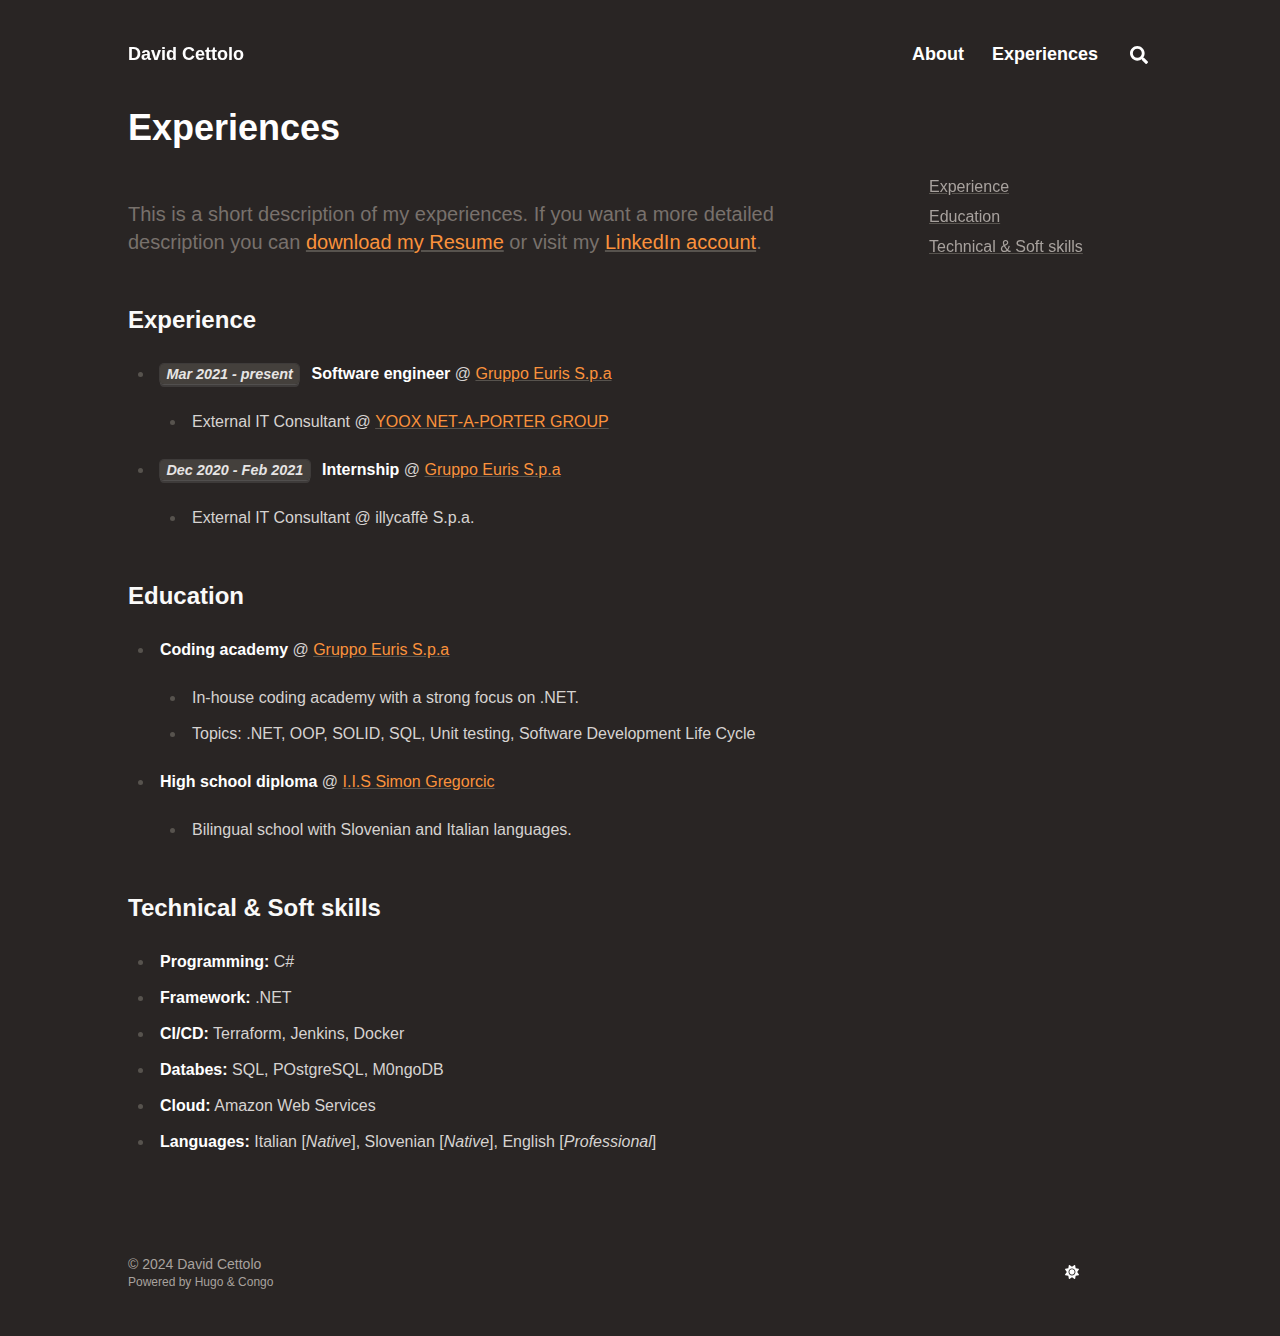
<file: experiences/index.html>
<!doctype html><html lang=en dir=ltr class=scroll-smooth data-default-appearance=dark data-auto-appearance=false><head><meta charset=utf-8><meta name=viewport content="width=device-width,initial-scale=1"><meta name=theme-color content="rgb(255,255,255)"><title>Experiences &#183; David Cettolo</title>
<meta name=title content="Experiences &#183; David Cettolo"><script type=text/javascript src=/js/appearance.min.022d0ebc3b46a335eb1c7ef79b7f2de143d7cd5156d433638592ef1ce5f8554e.js integrity="sha256-Ai0OvDtGozXrHH73m38t4UPXzVFW1DNjhZLvHOX4VU4="></script><link type=text/css rel=stylesheet href=/css/main.bundle.min.a178e88b87920b7754380eef95efa488ebfa4b712e72ee7bffcec2c96fceb4f9.css integrity="sha256-oXjoi4eSC3dUOA7vle+kiOv6S3Eucu57/87CyW/OtPk="><script defer type=text/javascript id=script-bundle src=/js/main.bundle.min.3e65ba677cf968d61cf23d2b11db62edf7e707ca988c4beaddbf78f818253f18.js integrity="sha256-PmW6Z3z5aNYc8j0rEdti7ffnB8qYjEvq3b94+BglPxg=" data-copy=Copy data-copied=Copied></script><meta name=description content="
      A page with work experiences
    "><meta name=keywords content="Experiences,Software engineer,.NET,Skills"><link rel=canonical href=https://davidcettolo.com/experiences/><link rel=apple-touch-icon sizes=180x180 href=/apple-touch-icon.png><link rel=icon type=image/png sizes=32x32 href=/favicon-32x32.png><link rel=icon type=image/png sizes=16x16 href=/favicon-16x16.png><link rel=manifest href=/site.webmanifest><meta property="og:title" content="Experiences"><meta property="og:description" content="A page with work experiences"><meta property="og:type" content="article"><meta property="og:url" content="https://davidcettolo.com/experiences/"><meta property="article:section" content><meta name=twitter:card content="summary"><meta name=twitter:title content="Experiences"><meta name=twitter:description content="A page with work experiences"><script type=application/ld+json>{"@context":"https://schema.org","@type":"Article","articleSection":"","name":"Experiences","headline":"Experiences","description":"A page with work experiences","inLanguage":"en","url":"https:\/\/davidcettolo.com\/experiences\/","author":{"@type":"Person","name":"David Cettolo"},"keywords":["Experiences","Software engineer",".NET","Skills"],"mainEntityOfPage":"true","wordCount":"127"}</script><meta name=author content="David Cettolo"><link href=https://linkedin.com/in/davidcettolo rel=me><link href=https://github.com/davidCett rel=me><link href=mailto:david.cettolo@gmail.com rel=me></head><body class="m-auto flex h-screen max-w-7xl flex-col bg-neutral px-6 text-lg leading-7 text-neutral-900 sm:px-14 md:px-24 lg:px-32 dark:bg-neutral-800 dark:text-neutral"><div id=the-top class="absolute flex self-center"><a class="-translate-y-8 rounded-b-lg bg-primary-200 px-3 py-1 text-sm focus:translate-y-0 dark:bg-neutral-600" href=#main-content><span class="pe-2 font-bold text-primary-600 dark:text-primary-400">&darr;</span>Skip to main content</a></div><header class="py-6 font-semibold text-neutral-900 print:hidden sm:py-10 dark:text-neutral"><nav class="flex items-start justify-between sm:items-center"><div class="z-40 flex flex-row items-center"><a class="decoration-primary-500 hover:underline hover:decoration-2 hover:underline-offset-2" rel=me href=/>David Cettolo</a></div><label id=menu-button for=menu-controller class="block sm:hidden"><input type=checkbox id=menu-controller class=hidden><div class="cursor-pointer hover:text-primary-600 dark:hover:text-primary-400"><span class="icon relative inline-block px-1 align-text-bottom"><svg xmlns="http://www.w3.org/2000/svg" viewBox="0 0 448 512"><path fill="currentcolor" d="M0 96C0 78.33 14.33 64 32 64H416c17.7.0 32 14.33 32 32 0 17.7-14.3 32-32 32H32C14.33 128 0 113.7.0 96zM0 256c0-17.7 14.33-32 32-32H416c17.7.0 32 14.3 32 32s-14.3 32-32 32H32c-17.67.0-32-14.3-32-32zM416 448H32c-17.67.0-32-14.3-32-32s14.33-32 32-32H416c17.7.0 32 14.3 32 32s-14.3 32-32 32z"/></svg></span></div><div id=menu-wrapper class="invisible fixed inset-0 z-30 m-auto h-full w-full cursor-default overflow-auto bg-neutral-100/50 opacity-0 backdrop-blur-sm transition-opacity dark:bg-neutral-900/50"><ul class="mx-auto flex w-full max-w-7xl list-none flex-col overflow-visible px-6 py-6 text-end sm:px-14 sm:py-10 sm:pt-10 md:px-24 lg:px-32"><li class=mb-1><span class="cursor-pointer hover:text-primary-600 dark:hover:text-primary-400"><span class="icon relative inline-block px-1 align-text-bottom"><svg xmlns="http://www.w3.org/2000/svg" viewBox="0 0 320 512"><path fill="currentcolor" d="M310.6 361.4c12.5 12.5 12.5 32.75.0 45.25C304.4 412.9 296.2 416 288 416s-16.38-3.125-22.62-9.375L160 301.3 54.63 406.6C48.38 412.9 40.19 416 32 416S15.63 412.9 9.375 406.6c-12.5-12.5-12.5-32.75.0-45.25l105.4-105.4L9.375 150.6c-12.5-12.5-12.5-32.75.0-45.25s32.75-12.5 45.25.0L160 210.8l105.4-105.4c12.5-12.5 32.75-12.5 45.25.0s12.5 32.75.0 45.25l-105.4 105.4L310.6 361.4z"/></svg></span></span></li><li class="group mb-1"><a href=/about/ title=About onclick=close_menu()><span class="decoration-primary-500 group-hover:underline group-hover:decoration-2 group-hover:underline-offset-2">About</span></a></li><li class="group mb-1"><a href=/experiences/ title=Experiences onclick=close_menu()><span class="decoration-primary-500 group-hover:underline group-hover:decoration-2 group-hover:underline-offset-2">Experiences</span></a></li><li class="group mb-1"><button id=search-button-1 title="Search (/)">
<span class="group-dark:hover:text-primary-400 transition-colors group-hover:text-primary-600"><span class="icon relative inline-block px-1 align-text-bottom"><svg aria-hidden="true" focusable="false" data-prefix="fas" data-icon="search" class="svg-inline--fa fa-search fa-w-16" role="img" xmlns="http://www.w3.org/2000/svg" viewBox="0 0 512 512"><path fill="currentcolor" d="M505 442.7 405.3 343c-4.5-4.5-10.6-7-17-7H372c27.6-35.3 44-79.7 44-128C416 93.1 322.9.0 208 0S0 93.1.0 208s93.1 208 208 208c48.3.0 92.7-16.4 128-44v16.3c0 6.4 2.5 12.5 7 17l99.7 99.7c9.4 9.4 24.6 9.4 33.9.0l28.3-28.3c9.4-9.4 9.4-24.6.1-34zM208 336c-70.7.0-128-57.2-128-128 0-70.7 57.2-128 128-128 70.7.0 128 57.2 128 128 0 70.7-57.2 128-128 128z"/></svg>
</span></span><span class="decoration-primary-500 group-hover:underline group-hover:decoration-2 group-hover:underline-offset-2"></span></button></li></ul></div></label><ul class="hidden list-none flex-row text-end sm:flex"><li class="group mb-1 sm:mb-0 sm:me-7 sm:last:me-0"><a href=/about/ title=About><span class="decoration-primary-500 group-hover:underline group-hover:decoration-2 group-hover:underline-offset-2">About</span></a></li><li class="group mb-1 sm:mb-0 sm:me-7 sm:last:me-0"><a href=/experiences/ title=Experiences><span class="decoration-primary-500 group-hover:underline group-hover:decoration-2 group-hover:underline-offset-2">Experiences</span></a></li><li class="group mb-1 sm:mb-0 sm:me-7 sm:last:me-0"><button id=search-button-2 title="Search (/)">
<span class="group-dark:hover:text-primary-400 transition-colors group-hover:text-primary-600"><span class="icon relative inline-block px-1 align-text-bottom"><svg aria-hidden="true" focusable="false" data-prefix="fas" data-icon="search" class="svg-inline--fa fa-search fa-w-16" role="img" xmlns="http://www.w3.org/2000/svg" viewBox="0 0 512 512"><path fill="currentcolor" d="M505 442.7 405.3 343c-4.5-4.5-10.6-7-17-7H372c27.6-35.3 44-79.7 44-128C416 93.1 322.9.0 208 0S0 93.1.0 208s93.1 208 208 208c48.3.0 92.7-16.4 128-44v16.3c0 6.4 2.5 12.5 7 17l99.7 99.7c9.4 9.4 24.6 9.4 33.9.0l28.3-28.3c9.4-9.4 9.4-24.6.1-34zM208 336c-70.7.0-128-57.2-128-128 0-70.7 57.2-128 128-128 70.7.0 128 57.2 128 128 0 70.7-57.2 128-128 128z"/></svg>
</span></span><span class="decoration-primary-500 group-hover:underline group-hover:decoration-2 group-hover:underline-offset-2"></span></button></li></ul></nav></header><div class="relative flex grow flex-col"><main id=main-content class=grow><article><header class=max-w-prose><ol class="text-sm text-neutral-500 print:hidden dark:text-neutral-400"><li class="hidden inline"><a class="dark:underline-neutral-600 decoration-neutral-300 hover:underline" href=/></a><span class="px-1 text-primary-500">/</span></li><li class="hidden inline"><a class="dark:underline-neutral-600 decoration-neutral-300 hover:underline" href=/experiences/>Experiences</a><span class="px-1 text-primary-500">/</span></li></ol><h1 class="mt-0 text-4xl font-extrabold text-neutral-900 dark:text-neutral">Experiences</h1></header><section class="prose mt-0 flex max-w-full flex-col dark:prose-invert lg:flex-row"><div class="order-first px-0 lg:order-last lg:max-w-xs lg:ps-8"><div class="toc pe-5 print:hidden lg:sticky lg:top-10"><details open class="-ms-5 mt-0 overflow-hidden rounded-lg ps-5"><summary class="-ms-5 block cursor-pointer bg-neutral-100 py-1 ps-5 text-lg font-semibold text-neutral-800 lg:hidden dark:bg-neutral-700 dark:text-neutral-100">Table of Contents</summary><div class="-ms-5 border-s border-dotted border-neutral-300 py-2 ps-5 dark:border-neutral-600"><nav id=TableOfContents><ul><li><a href=#experience>Experience</a></li><li><a href=#education>Education</a></li><li><a href=#technical--soft-skills>Technical & Soft skills</a></li></ul></nav></div></details></div></div><div class="min-h-0 min-w-0 max-w-prose grow"><br><div class="lead !mb-9 text-xl">This is a short description of my experiences. If you want a more detailed description you can
<a href=/David_Cettolo_Resume.pdf>download my Resume</a> or visit my
<a href=https://linkedin.com/in/davidcettolo target=_blank rel=noreferrer>LinkedIn account</a>.</div><h2 id=experience class="relative group">Experience</h2><ul><li><p><kbd><em>Mar 2021 - present</em></kbd>  <strong>Software engineer</strong> @
<a href=https://www.euris.it/en/ target=_blank rel=noreferrer>Gruppo Euris S.p.a</a></p><ul><li>External IT Consultant @
<a href=https://www.ynap.com/ target=_blank rel=noreferrer>YOOX NET‑A‑PORTER GROUP</a></li></ul></li><li><p><kbd><em>Dec 2020 - Feb 2021</em></kbd>  <strong>Internship</strong> @
<a href=https://www.euris.it/en/ target=_blank rel=noreferrer>Gruppo Euris S.p.a</a></p><ul><li>External IT Consultant @ illycaffè S.p.a.</li></ul></li></ul><h2 id=education class="relative group">Education</h2><ul><li><p><strong>Coding academy</strong> @
<a href=https://www.euris.it/en/ target=_blank rel=noreferrer>Gruppo Euris S.p.a</a></p><ul><li>In‑house coding academy with a strong focus on .NET.</li><li>Topics: .NET, OOP, SOLID, SQL, Unit testing, Software Development Life Cycle</li></ul></li><li><p><strong>High school diploma</strong> @
<a href=https://www.solskicenter.net/ target=_blank rel=noreferrer>I.I.S Simon Gregorcic</a></p><ul><li>Bilingual school with Slovenian and Italian languages.</li></ul></li></ul><h2 id=technical--soft-skills class="relative group">Technical & Soft skills</h2><ul><li><strong>Programming:</strong> C#</li><li><strong>Framework:</strong> .NET</li><li><strong>CI/CD:</strong> Terraform, Jenkins, Docker</li><li><strong>Databes:</strong> SQL, POstgreSQL, M0ngoDB</li><li><strong>Cloud:</strong> Amazon Web Services</li><li><strong>Languages:</strong> Italian [<em>Native</em>], Slovenian [<em>Native</em>], English [<em>Professional</em>]</li></ul></div></section><footer class="max-w-prose pt-8 print:hidden"></footer></article></main><footer class="py-10 print:hidden"><div class="flex items-center justify-between"><div><p class="text-sm text-neutral-500 dark:text-neutral-400">&copy;
2024
David Cettolo</p><p class="text-xs text-neutral-500 dark:text-neutral-400">Powered by <a class="hover:underline hover:decoration-primary-400 hover:text-primary-500" href=https://gohugo.io/ target=_blank rel="noopener noreferrer">Hugo</a> & <a class="hover:underline hover:decoration-primary-400 hover:text-primary-500" href=https://github.com/jpanther/congo target=_blank rel="noopener noreferrer">Congo</a></p></div><div class="flex flex-row items-center"><div class="me-14 cursor-pointer text-sm text-neutral-700 hover:text-primary-600 dark:text-neutral dark:hover:text-primary-400"><button id=appearance-switcher-0 type=button aria-label="appearance switcher"><div class="flex h-12 w-12 items-center justify-center dark:hidden" title="Switch to dark appearance"><span class="icon relative inline-block px-1 align-text-bottom"><svg xmlns="http://www.w3.org/2000/svg" viewBox="0 0 512 512"><path fill="currentcolor" d="M32 256C32 132.2 132.3 32 255.8 32c11.36.0 29.7 1.668 40.9 3.746 9.616 1.777 11.75 14.63 3.279 19.44C245 86.5 211.2 144.6 211.2 207.8c0 109.7 99.71 193 208.3 172.3 9.561-1.805 16.28 9.324 10.11 16.95C387.9 448.6 324.8 480 255.8 480 132.1 480 32 379.6 32 256z"/></svg></span></div><div class="hidden h-12 w-12 items-center justify-center dark:flex" title="Switch to light appearance"><span class="icon relative inline-block px-1 align-text-bottom"><svg xmlns="http://www.w3.org/2000/svg" viewBox="0 0 512 512"><path fill="currentcolor" d="M256 159.1c-53.02.0-95.1 42.98-95.1 95.1s41.2 96.9 95.1 96.9 95.1-42.98 95.1-95.1S309 159.1 256 159.1zM509.3 347l-63.2-91.9 63.15-91.01c6.332-9.125 1.104-21.74-9.826-23.72l-109-19.7-19.7-109c-1.975-10.93-14.59-16.16-23.72-9.824L256 65.89 164.1 2.736c-9.125-6.332-21.74-1.107-23.72 9.824L121.6 121.6 12.56 141.3C1.633 143.2-3.596 155.9 2.736 164.1L65.89 256 2.74 347.01c-6.332 9.125-1.105 21.74 9.824 23.72l109 19.7 19.7 109c1.975 10.93 14.59 16.16 23.72 9.824L256 446.1l91.01 63.15c9.127 6.334 21.75 1.107 23.72-9.822l19.7-109 109-19.7C510.4 368.8 515.6 356.1 509.3 347zM256 383.1c-70.69.0-127.1-57.31-127.1-127.1.0-70.69 57.31-127.1 127.1-127.1S383.1 186.2 383.1 256c0 70.7-56.4 127.1-127.1 127.1z"/></svg></span></div></button></div></div></div></footer><div id=search-wrapper class="invisible fixed inset-0 z-50 flex h-screen w-screen cursor-default flex-col bg-neutral-500/50 p-4 backdrop-blur-sm sm:p-6 md:p-[10vh] lg:p-[12vh] dark:bg-neutral-900/50" data-url=https://davidcettolo.com/><div id=search-modal class="top-20 mx-auto flex min-h-0 w-full max-w-3xl flex-col rounded-md border border-neutral-200 bg-neutral shadow-lg dark:border-neutral-700 dark:bg-neutral-800"><header class="relative z-10 flex flex-none items-center justify-between px-2"><form class="flex min-w-0 flex-auto items-center"><div class="flex h-8 w-8 items-center justify-center text-neutral-400"><span class="icon relative inline-block px-1 align-text-bottom"><svg aria-hidden="true" focusable="false" data-prefix="fas" data-icon="search" class="svg-inline--fa fa-search fa-w-16" role="img" xmlns="http://www.w3.org/2000/svg" viewBox="0 0 512 512"><path fill="currentcolor" d="M505 442.7 405.3 343c-4.5-4.5-10.6-7-17-7H372c27.6-35.3 44-79.7 44-128C416 93.1 322.9.0 208 0S0 93.1.0 208s93.1 208 208 208c48.3.0 92.7-16.4 128-44v16.3c0 6.4 2.5 12.5 7 17l99.7 99.7c9.4 9.4 24.6 9.4 33.9.0l28.3-28.3c9.4-9.4 9.4-24.6.1-34zM208 336c-70.7.0-128-57.2-128-128 0-70.7 57.2-128 128-128 70.7.0 128 57.2 128 128 0 70.7-57.2 128-128 128z"/></svg></span></div><input type=search id=search-query class="mx-1 flex h-12 flex-auto appearance-none bg-transparent focus:outline-dotted focus:outline-2 focus:outline-transparent" placeholder=Search tabindex=0></form><button id=close-search-button class="flex h-8 w-8 items-center justify-center text-neutral-700 hover:text-primary-600 dark:text-neutral dark:hover:text-primary-400" title="Close (Esc)">
<span class="icon relative inline-block px-1 align-text-bottom"><svg xmlns="http://www.w3.org/2000/svg" viewBox="0 0 320 512"><path fill="currentcolor" d="M310.6 361.4c12.5 12.5 12.5 32.75.0 45.25C304.4 412.9 296.2 416 288 416s-16.38-3.125-22.62-9.375L160 301.3 54.63 406.6C48.38 412.9 40.19 416 32 416S15.63 412.9 9.375 406.6c-12.5-12.5-12.5-32.75.0-45.25l105.4-105.4L9.375 150.6c-12.5-12.5-12.5-32.75.0-45.25s32.75-12.5 45.25.0L160 210.8l105.4-105.4c12.5-12.5 32.75-12.5 45.25.0s12.5 32.75.0 45.25l-105.4 105.4L310.6 361.4z"/></svg></span></button></header><section class="flex-auto overflow-auto px-2"><ul id=search-results></ul></section></div></div></div></body></html>
</file>
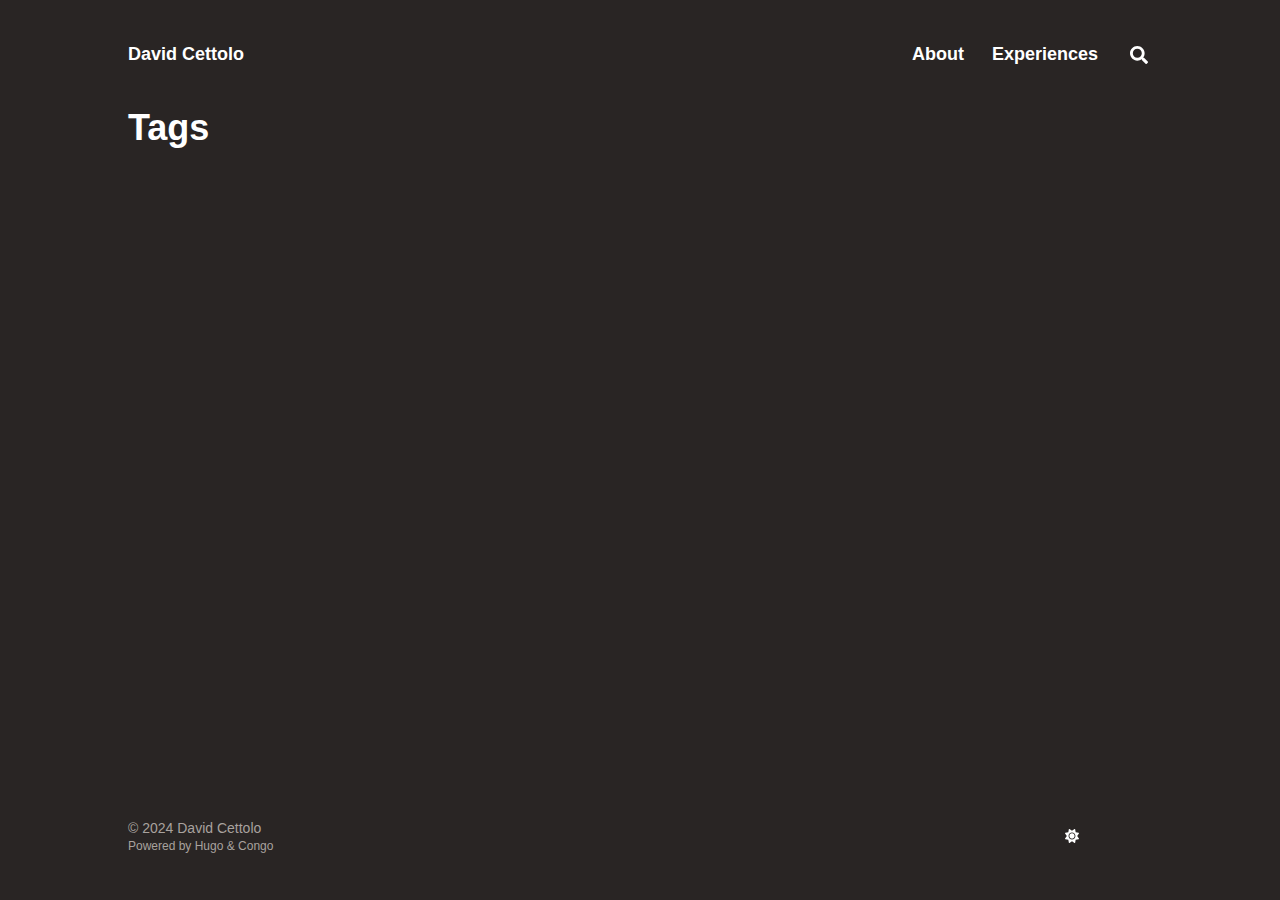
<file: tags/index.html>
<!doctype html><html lang=en dir=ltr class=scroll-smooth data-default-appearance=dark data-auto-appearance=false><head><meta charset=utf-8><meta name=viewport content="width=device-width,initial-scale=1"><meta name=theme-color content="rgb(255,255,255)"><title>Tags &#183; David Cettolo</title>
<meta name=title content="Tags &#183; David Cettolo"><script type=text/javascript src=/js/appearance.min.022d0ebc3b46a335eb1c7ef79b7f2de143d7cd5156d433638592ef1ce5f8554e.js integrity="sha256-Ai0OvDtGozXrHH73m38t4UPXzVFW1DNjhZLvHOX4VU4="></script><link type=text/css rel=stylesheet href=/css/main.bundle.min.a178e88b87920b7754380eef95efa488ebfa4b712e72ee7bffcec2c96fceb4f9.css integrity="sha256-oXjoi4eSC3dUOA7vle+kiOv6S3Eucu57/87CyW/OtPk="><script defer type=text/javascript id=script-bundle src=/js/main.bundle.min.3e65ba677cf968d61cf23d2b11db62edf7e707ca988c4beaddbf78f818253f18.js integrity="sha256-PmW6Z3z5aNYc8j0rEdti7ffnB8qYjEvq3b94+BglPxg=" data-copy=Copy data-copied=Copied></script><meta name=description content="
      
        My awesome website
      
    "><link rel=canonical href=https://davidcettolo.com/tags/><link rel=alternate type=application/rss+xml href=/tags/index.xml title="David Cettolo"><link rel=apple-touch-icon sizes=180x180 href=/apple-touch-icon.png><link rel=icon type=image/png sizes=32x32 href=/favicon-32x32.png><link rel=icon type=image/png sizes=16x16 href=/favicon-16x16.png><link rel=manifest href=/site.webmanifest><meta property="og:title" content="Tags"><meta property="og:description" content="My awesome website"><meta property="og:type" content="website"><meta property="og:url" content="https://davidcettolo.com/tags/"><meta name=twitter:card content="summary"><meta name=twitter:title content="Tags"><meta name=twitter:description content="My awesome website"><meta name=author content="David Cettolo"><link href=https://linkedin.com/in/davidcettolo rel=me><link href=https://github.com/davidCett rel=me><link href=mailto:david.cettolo@gmail.com rel=me></head><body class="m-auto flex h-screen max-w-7xl flex-col bg-neutral px-6 text-lg leading-7 text-neutral-900 sm:px-14 md:px-24 lg:px-32 dark:bg-neutral-800 dark:text-neutral"><div id=the-top class="absolute flex self-center"><a class="-translate-y-8 rounded-b-lg bg-primary-200 px-3 py-1 text-sm focus:translate-y-0 dark:bg-neutral-600" href=#main-content><span class="pe-2 font-bold text-primary-600 dark:text-primary-400">&darr;</span>Skip to main content</a></div><header class="py-6 font-semibold text-neutral-900 print:hidden sm:py-10 dark:text-neutral"><nav class="flex items-start justify-between sm:items-center"><div class="z-40 flex flex-row items-center"><a class="decoration-primary-500 hover:underline hover:decoration-2 hover:underline-offset-2" rel=me href=/>David Cettolo</a></div><label id=menu-button for=menu-controller class="block sm:hidden"><input type=checkbox id=menu-controller class=hidden><div class="cursor-pointer hover:text-primary-600 dark:hover:text-primary-400"><span class="icon relative inline-block px-1 align-text-bottom"><svg xmlns="http://www.w3.org/2000/svg" viewBox="0 0 448 512"><path fill="currentcolor" d="M0 96C0 78.33 14.33 64 32 64H416c17.7.0 32 14.33 32 32 0 17.7-14.3 32-32 32H32C14.33 128 0 113.7.0 96zM0 256c0-17.7 14.33-32 32-32H416c17.7.0 32 14.3 32 32s-14.3 32-32 32H32c-17.67.0-32-14.3-32-32zM416 448H32c-17.67.0-32-14.3-32-32s14.33-32 32-32H416c17.7.0 32 14.3 32 32s-14.3 32-32 32z"/></svg></span></div><div id=menu-wrapper class="invisible fixed inset-0 z-30 m-auto h-full w-full cursor-default overflow-auto bg-neutral-100/50 opacity-0 backdrop-blur-sm transition-opacity dark:bg-neutral-900/50"><ul class="mx-auto flex w-full max-w-7xl list-none flex-col overflow-visible px-6 py-6 text-end sm:px-14 sm:py-10 sm:pt-10 md:px-24 lg:px-32"><li class=mb-1><span class="cursor-pointer hover:text-primary-600 dark:hover:text-primary-400"><span class="icon relative inline-block px-1 align-text-bottom"><svg xmlns="http://www.w3.org/2000/svg" viewBox="0 0 320 512"><path fill="currentcolor" d="M310.6 361.4c12.5 12.5 12.5 32.75.0 45.25C304.4 412.9 296.2 416 288 416s-16.38-3.125-22.62-9.375L160 301.3 54.63 406.6C48.38 412.9 40.19 416 32 416S15.63 412.9 9.375 406.6c-12.5-12.5-12.5-32.75.0-45.25l105.4-105.4L9.375 150.6c-12.5-12.5-12.5-32.75.0-45.25s32.75-12.5 45.25.0L160 210.8l105.4-105.4c12.5-12.5 32.75-12.5 45.25.0s12.5 32.75.0 45.25l-105.4 105.4L310.6 361.4z"/></svg></span></span></li><li class="group mb-1"><a href=/about/ title=About onclick=close_menu()><span class="decoration-primary-500 group-hover:underline group-hover:decoration-2 group-hover:underline-offset-2">About</span></a></li><li class="group mb-1"><a href=/experiences/ title=Experiences onclick=close_menu()><span class="decoration-primary-500 group-hover:underline group-hover:decoration-2 group-hover:underline-offset-2">Experiences</span></a></li><li class="group mb-1"><button id=search-button-1 title="Search (/)">
<span class="group-dark:hover:text-primary-400 transition-colors group-hover:text-primary-600"><span class="icon relative inline-block px-1 align-text-bottom"><svg aria-hidden="true" focusable="false" data-prefix="fas" data-icon="search" class="svg-inline--fa fa-search fa-w-16" role="img" xmlns="http://www.w3.org/2000/svg" viewBox="0 0 512 512"><path fill="currentcolor" d="M505 442.7 405.3 343c-4.5-4.5-10.6-7-17-7H372c27.6-35.3 44-79.7 44-128C416 93.1 322.9.0 208 0S0 93.1.0 208s93.1 208 208 208c48.3.0 92.7-16.4 128-44v16.3c0 6.4 2.5 12.5 7 17l99.7 99.7c9.4 9.4 24.6 9.4 33.9.0l28.3-28.3c9.4-9.4 9.4-24.6.1-34zM208 336c-70.7.0-128-57.2-128-128 0-70.7 57.2-128 128-128 70.7.0 128 57.2 128 128 0 70.7-57.2 128-128 128z"/></svg>
</span></span><span class="decoration-primary-500 group-hover:underline group-hover:decoration-2 group-hover:underline-offset-2"></span></button></li></ul></div></label><ul class="hidden list-none flex-row text-end sm:flex"><li class="group mb-1 sm:mb-0 sm:me-7 sm:last:me-0"><a href=/about/ title=About><span class="decoration-primary-500 group-hover:underline group-hover:decoration-2 group-hover:underline-offset-2">About</span></a></li><li class="group mb-1 sm:mb-0 sm:me-7 sm:last:me-0"><a href=/experiences/ title=Experiences><span class="decoration-primary-500 group-hover:underline group-hover:decoration-2 group-hover:underline-offset-2">Experiences</span></a></li><li class="group mb-1 sm:mb-0 sm:me-7 sm:last:me-0"><button id=search-button-2 title="Search (/)">
<span class="group-dark:hover:text-primary-400 transition-colors group-hover:text-primary-600"><span class="icon relative inline-block px-1 align-text-bottom"><svg aria-hidden="true" focusable="false" data-prefix="fas" data-icon="search" class="svg-inline--fa fa-search fa-w-16" role="img" xmlns="http://www.w3.org/2000/svg" viewBox="0 0 512 512"><path fill="currentcolor" d="M505 442.7 405.3 343c-4.5-4.5-10.6-7-17-7H372c27.6-35.3 44-79.7 44-128C416 93.1 322.9.0 208 0S0 93.1.0 208s93.1 208 208 208c48.3.0 92.7-16.4 128-44v16.3c0 6.4 2.5 12.5 7 17l99.7 99.7c9.4 9.4 24.6 9.4 33.9.0l28.3-28.3c9.4-9.4 9.4-24.6.1-34zM208 336c-70.7.0-128-57.2-128-128 0-70.7 57.2-128 128-128 70.7.0 128 57.2 128 128 0 70.7-57.2 128-128 128z"/></svg>
</span></span><span class="decoration-primary-500 group-hover:underline group-hover:decoration-2 group-hover:underline-offset-2"></span></button></li></ul></nav></header><div class="relative flex grow flex-col"><main id=main-content class=grow><header><ol class="text-sm text-neutral-500 print:hidden dark:text-neutral-400"><li class="hidden inline"><a class="dark:underline-neutral-600 decoration-neutral-300 hover:underline" href=/></a><span class="px-1 text-primary-500">/</span></li><li class="hidden inline"><a class="dark:underline-neutral-600 decoration-neutral-300 hover:underline" href=/tags/>Tags</a><span class="px-1 text-primary-500">/</span></li></ol><h1 class="mt-0 text-4xl font-extrabold text-neutral-900 dark:text-neutral">Tags</h1></header><section class="-mx-2 flex flex-wrap overflow-hidden"></section></main><footer class="py-10 print:hidden"><div class="flex items-center justify-between"><div><p class="text-sm text-neutral-500 dark:text-neutral-400">&copy;
2024
David Cettolo</p><p class="text-xs text-neutral-500 dark:text-neutral-400">Powered by <a class="hover:underline hover:decoration-primary-400 hover:text-primary-500" href=https://gohugo.io/ target=_blank rel="noopener noreferrer">Hugo</a> & <a class="hover:underline hover:decoration-primary-400 hover:text-primary-500" href=https://github.com/jpanther/congo target=_blank rel="noopener noreferrer">Congo</a></p></div><div class="flex flex-row items-center"><div class="me-14 cursor-pointer text-sm text-neutral-700 hover:text-primary-600 dark:text-neutral dark:hover:text-primary-400"><button id=appearance-switcher-0 type=button aria-label="appearance switcher"><div class="flex h-12 w-12 items-center justify-center dark:hidden" title="Switch to dark appearance"><span class="icon relative inline-block px-1 align-text-bottom"><svg xmlns="http://www.w3.org/2000/svg" viewBox="0 0 512 512"><path fill="currentcolor" d="M32 256C32 132.2 132.3 32 255.8 32c11.36.0 29.7 1.668 40.9 3.746 9.616 1.777 11.75 14.63 3.279 19.44C245 86.5 211.2 144.6 211.2 207.8c0 109.7 99.71 193 208.3 172.3 9.561-1.805 16.28 9.324 10.11 16.95C387.9 448.6 324.8 480 255.8 480 132.1 480 32 379.6 32 256z"/></svg></span></div><div class="hidden h-12 w-12 items-center justify-center dark:flex" title="Switch to light appearance"><span class="icon relative inline-block px-1 align-text-bottom"><svg xmlns="http://www.w3.org/2000/svg" viewBox="0 0 512 512"><path fill="currentcolor" d="M256 159.1c-53.02.0-95.1 42.98-95.1 95.1s41.2 96.9 95.1 96.9 95.1-42.98 95.1-95.1S309 159.1 256 159.1zM509.3 347l-63.2-91.9 63.15-91.01c6.332-9.125 1.104-21.74-9.826-23.72l-109-19.7-19.7-109c-1.975-10.93-14.59-16.16-23.72-9.824L256 65.89 164.1 2.736c-9.125-6.332-21.74-1.107-23.72 9.824L121.6 121.6 12.56 141.3C1.633 143.2-3.596 155.9 2.736 164.1L65.89 256 2.74 347.01c-6.332 9.125-1.105 21.74 9.824 23.72l109 19.7 19.7 109c1.975 10.93 14.59 16.16 23.72 9.824L256 446.1l91.01 63.15c9.127 6.334 21.75 1.107 23.72-9.822l19.7-109 109-19.7C510.4 368.8 515.6 356.1 509.3 347zM256 383.1c-70.69.0-127.1-57.31-127.1-127.1.0-70.69 57.31-127.1 127.1-127.1S383.1 186.2 383.1 256c0 70.7-56.4 127.1-127.1 127.1z"/></svg></span></div></button></div></div></div></footer><div id=search-wrapper class="invisible fixed inset-0 z-50 flex h-screen w-screen cursor-default flex-col bg-neutral-500/50 p-4 backdrop-blur-sm sm:p-6 md:p-[10vh] lg:p-[12vh] dark:bg-neutral-900/50" data-url=https://davidcettolo.com/><div id=search-modal class="top-20 mx-auto flex min-h-0 w-full max-w-3xl flex-col rounded-md border border-neutral-200 bg-neutral shadow-lg dark:border-neutral-700 dark:bg-neutral-800"><header class="relative z-10 flex flex-none items-center justify-between px-2"><form class="flex min-w-0 flex-auto items-center"><div class="flex h-8 w-8 items-center justify-center text-neutral-400"><span class="icon relative inline-block px-1 align-text-bottom"><svg aria-hidden="true" focusable="false" data-prefix="fas" data-icon="search" class="svg-inline--fa fa-search fa-w-16" role="img" xmlns="http://www.w3.org/2000/svg" viewBox="0 0 512 512"><path fill="currentcolor" d="M505 442.7 405.3 343c-4.5-4.5-10.6-7-17-7H372c27.6-35.3 44-79.7 44-128C416 93.1 322.9.0 208 0S0 93.1.0 208s93.1 208 208 208c48.3.0 92.7-16.4 128-44v16.3c0 6.4 2.5 12.5 7 17l99.7 99.7c9.4 9.4 24.6 9.4 33.9.0l28.3-28.3c9.4-9.4 9.4-24.6.1-34zM208 336c-70.7.0-128-57.2-128-128 0-70.7 57.2-128 128-128 70.7.0 128 57.2 128 128 0 70.7-57.2 128-128 128z"/></svg></span></div><input type=search id=search-query class="mx-1 flex h-12 flex-auto appearance-none bg-transparent focus:outline-dotted focus:outline-2 focus:outline-transparent" placeholder=Search tabindex=0></form><button id=close-search-button class="flex h-8 w-8 items-center justify-center text-neutral-700 hover:text-primary-600 dark:text-neutral dark:hover:text-primary-400" title="Close (Esc)">
<span class="icon relative inline-block px-1 align-text-bottom"><svg xmlns="http://www.w3.org/2000/svg" viewBox="0 0 320 512"><path fill="currentcolor" d="M310.6 361.4c12.5 12.5 12.5 32.75.0 45.25C304.4 412.9 296.2 416 288 416s-16.38-3.125-22.62-9.375L160 301.3 54.63 406.6C48.38 412.9 40.19 416 32 416S15.63 412.9 9.375 406.6c-12.5-12.5-12.5-32.75.0-45.25l105.4-105.4L9.375 150.6c-12.5-12.5-12.5-32.75.0-45.25s32.75-12.5 45.25.0L160 210.8l105.4-105.4c12.5-12.5 32.75-12.5 45.25.0s12.5 32.75.0 45.25l-105.4 105.4L310.6 361.4z"/></svg></span></button></header><section class="flex-auto overflow-auto px-2"><ul id=search-results></ul></section></div></div></div></body></html>
</file>
